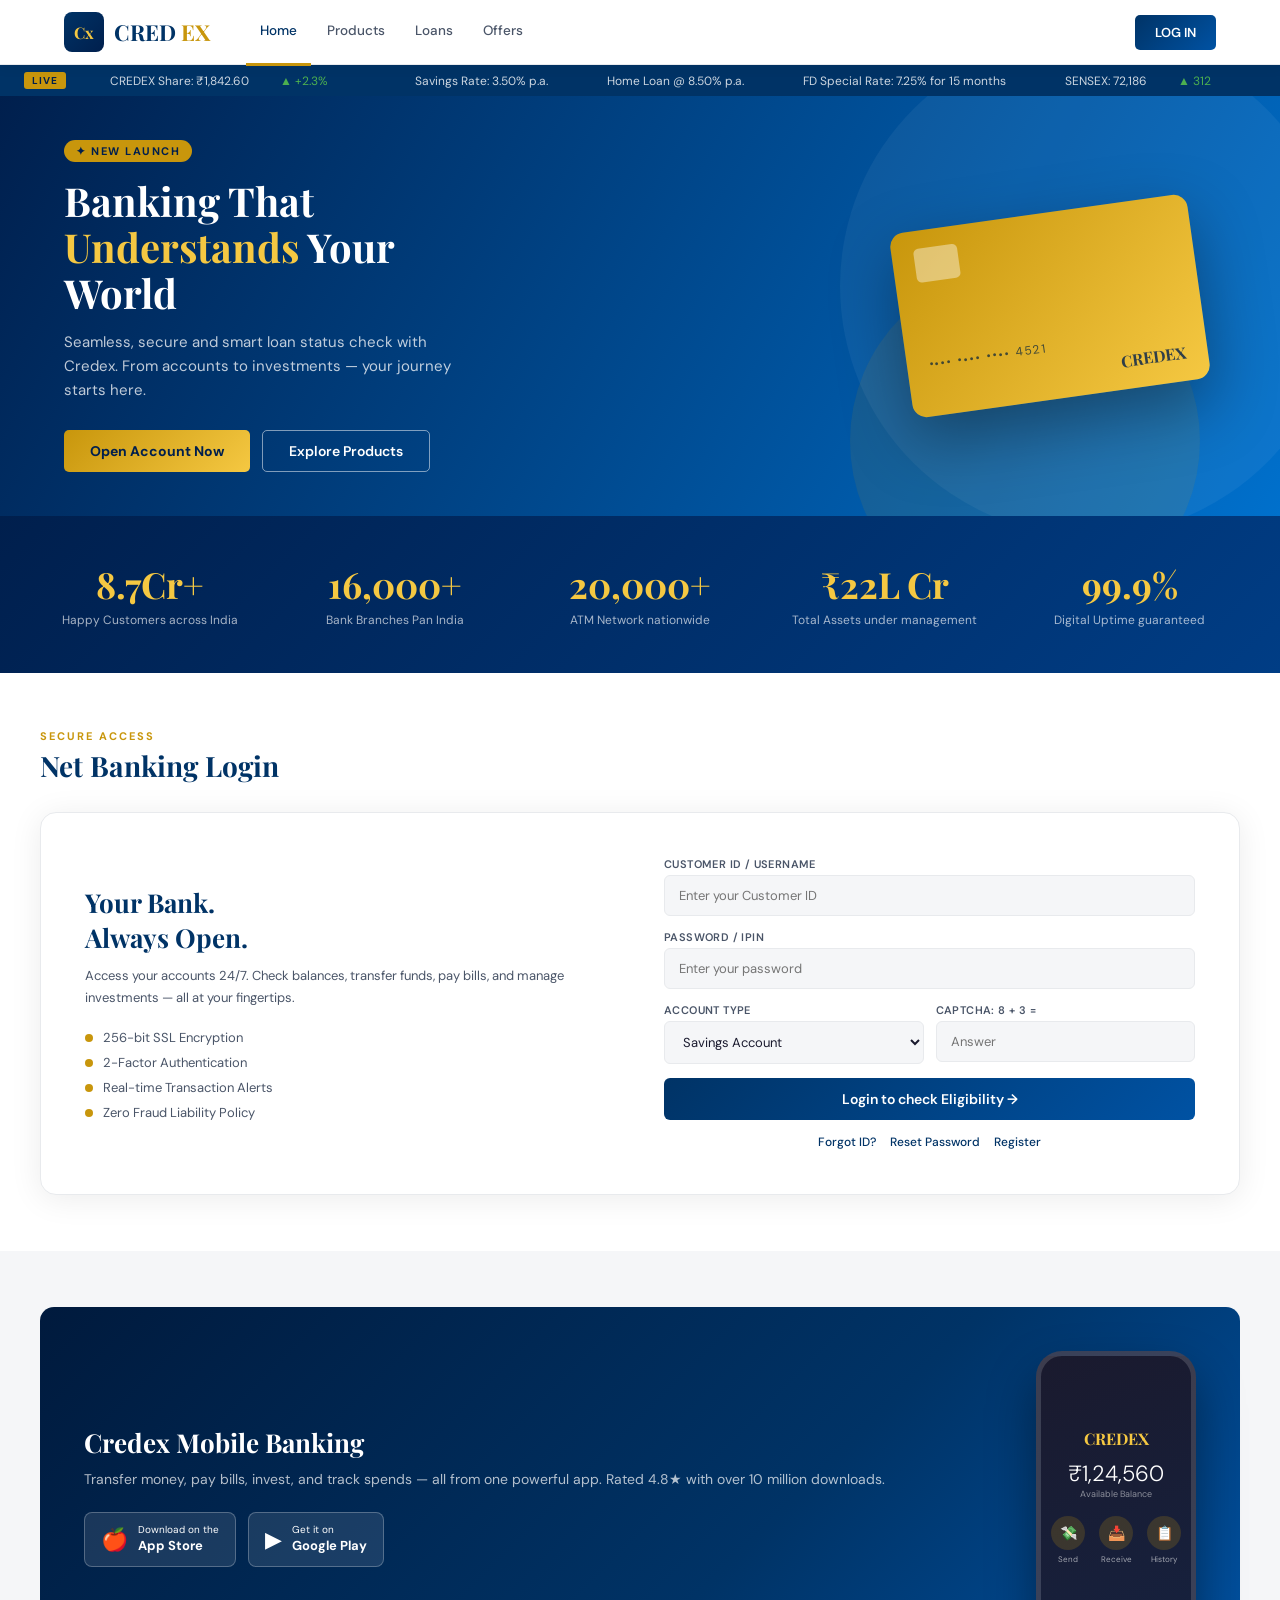
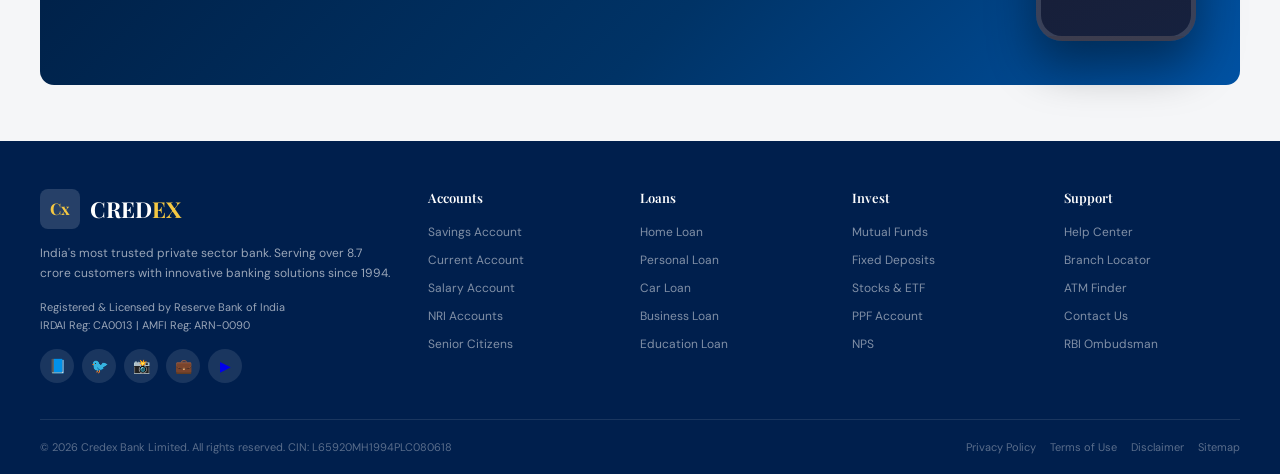
<file: index.html>
<!DOCTYPE html>
<html lang="en">

<head>
  <meta charset="UTF-8" />
  <meta name="viewport" content="width=device-width, initial-scale=1.0" />
  <title>Credex Bank</title>
  <link
    href="https://fonts.googleapis.com/css2?family=Playfair+Display:wght@600;700&family=DM+Sans:wght@300;400;500;600&display=swap"
    rel="stylesheet" />
</head>
<style>
      :root {
        --navy: #003366;
        --navy-dark: #001f4d;
        --gold: #c8960c;
        --gold-light: #f5c842;
        --red: #cc0000;
        --white: #fff;
        --gray-light: #f5f6f8;
        --gray: #e8eaed;
        --text: #1a1a2e;
        --muted: #4a5568;
    }

    *,
    *::before,
    *::after {
        box-sizing: border-box;
        margin: 0;
        padding: 0;
    }

    body {
        font-family: 'DM Sans', sans-serif;
        color: var(--text);
        background: var(--white);
        overflow-x: hidden;
    }

    /* PAGE SYSTEM */
    .page {
        display: none;
    }

    .page.active {
        display: block;
    }

    /* ── NAVBAR ── */
    nav {
        background: var(--white);
        border-bottom: 1px solid var(--gray);
        position: sticky;
        top: 0;
        z-index: 100;
        box-shadow: 0 2px 12px rgba(0, 0, 0, .08);
    }

    .nav-inner {
        max-width: 1200px;
        margin: auto;
        padding: 0 24px;
        display: flex;
        align-items: center;
        height: 64px;
        gap: 0;
    }

    .logo {
        display: flex;
        align-items: center;
        gap: 10px;
        text-decoration: none;
        margin-right: 36px;
        flex-shrink: 0;
        cursor: pointer;
    }

    .logo-icon {
        width: 40px;
        height: 40px;
        background: linear-gradient(135deg, var(--navy), var(--navy-dark));
        border-radius: 8px;
        display: flex;
        align-items: center;
        justify-content: center;
        font-family: 'Playfair Display', serif;
        color: var(--gold-light);
        font-weight: 700;
        font-size: 16px;
    }

    .logo-text {
        font-family: 'Playfair Display', serif;
        font-size: 22px;
        font-weight: 700;
        color: var(--navy);
    }

    .logo-text span {
        color: var(--gold);
    }

    .nav-links {
        display: flex;
        list-style: none;
        gap: 2px;
        flex: 1;
    }

    .nav-links li a {
        display: block;
        padding: 0 14px;
        line-height: 64px;
        font-size: 13.5px;
        font-weight: 500;
        color: var(--muted);
        text-decoration: none;
        border-bottom: 3px solid transparent;
        transition: all .2s;
        cursor: pointer;
        white-space: nowrap;
    }

    .nav-links li a:hover,
    .nav-links li a.active {
        color: var(--navy);
        border-bottom-color: var(--gold);
    }

    .nav-btn {
        margin-left: auto;
        padding: 9px 20px;
        background: linear-gradient(135deg, var(--navy), #0052a3);
        color: white;
        border: none;
        border-radius: 5px;
        font-size: 13px;
        font-weight: 600;
        cursor: pointer;
        font-family: 'DM Sans', sans-serif;
        transition: all .2s;
    }

    .nav-btn:hover {
        transform: translateY(-1px);
        box-shadow: 0 4px 12px rgba(0, 51, 102, .3);
    }

    /* ── TICKER ── */
    .ticker-bar {
        background: var(--navy);
        color: rgba(255, 255, 255, .8);
        font-size: 12px;
        padding: 7px 0;
        overflow: hidden;
    }

    .ticker-inner {
        display: flex;
        align-items: center;
        padding: 0 24px;
        gap: 0;
    }

    .ticker-label {
        background: var(--gold);
        color: var(--navy-dark);
        font-weight: 700;
        font-size: 10px;
        letter-spacing: 1px;
        text-transform: uppercase;
        padding: 2px 8px;
        border-radius: 3px;
        margin-right: 16px;
        flex-shrink: 0;
    }

    .ticker-scroll {
        overflow: hidden;
        flex: 1;
    }

    .ticker-content {
        display: inline-block;
        white-space: nowrap;
        animation: ticker 28s linear infinite;
    }

    .ticker-content span {
        margin: 0 28px;
    }

    .up {
        color: #4caf50;
    }

    .down {
        color: #f44336;
    }

    @keyframes ticker {
        from {
            transform: translateX(100%);
        }

        to {
            transform: translateX(-100%);
        }
    }

    /* ── HERO ── */
    .hero {
        position: relative;
        overflow: hidden;
        height: 420px;
        background: linear-gradient(120deg, var(--navy-dark) 0%, #005099 60%, #0070cc 100%);
    }

    .hero-shapes::before {
        content: '';
        position: absolute;
        right: -60px;
        top: -60px;
        width: 500px;
        height: 500px;
        border-radius: 50%;
        background: rgba(255, 255, 255, .05);
    }

    .hero-shapes::after {
        content: '';
        position: absolute;
        right: 80px;
        bottom: -100px;
        width: 350px;
        height: 350px;
        border-radius: 50%;
        background: rgba(200, 150, 12, .1);
    }

    .hero-card {
        position: absolute;
        right: 80px;
        top: 50%;
        transform: translateY(-50%) rotate(-8deg);
        width: 300px;
        height: 186px;
        background: linear-gradient(135deg, #c8960c, #f5c842);
        border-radius: 14px;
        box-shadow: 0 24px 64px rgba(0, 0, 0, .35);
        animation: float 4s ease-in-out infinite;
    }

    .hero-card::before {
        content: '';
        position: absolute;
        top: 18px;
        left: 22px;
        width: 44px;
        height: 34px;
        background: rgba(255, 255, 255, .4);
        border-radius: 5px;
    }

    .hero-card .cn {
        position: absolute;
        bottom: 44px;
        left: 22px;
        font-size: 12px;
        color: rgba(0, 30, 60, .7);
        letter-spacing: 2px;
    }

    .hero-card .cl {
        position: absolute;
        bottom: 18px;
        right: 22px;
        font-family: 'Playfair Display', serif;
        font-size: 16px;
        font-weight: 700;
        color: var(--navy-dark);
        opacity: .8;
    }

    @keyframes float {

        0%,
        100% {
            transform: translateY(-50%) rotate(-8deg)
        }

        50% {
            transform: translateY(calc(-50% - 10px)) rotate(-6deg)
        }
    }

    .hero-content {
        position: relative;
        z-index: 2;
        padding: 0 64px;
        height: 100%;
        display: flex;
        flex-direction: column;
        justify-content: center;
        max-width: 520px;
    }

    .hero-tag {
        display: inline-block;
        background: var(--gold);
        color: var(--navy-dark);
        font-size: 11px;
        font-weight: 700;
        letter-spacing: 1.5px;
        text-transform: uppercase;
        padding: 4px 12px;
        border-radius: 20px;
        margin-bottom: 16px;
        width: fit-content;
    }

    .hero h1 {
        font-family: 'Playfair Display', serif;
        font-size: 40px;
        color: white;
        line-height: 1.15;
        margin-bottom: 14px;
    }

    .hero h1 em {
        color: var(--gold-light);
        font-style: normal;
    }

    .hero p {
        font-size: 15px;
        color: rgba(255, 255, 255, .75);
        margin-bottom: 28px;
        line-height: 1.6;
    }

    .hero-btns {
        display: flex;
        gap: 12px;
    }

    .btn-gold {
        padding: 11px 26px;
        background: linear-gradient(135deg, var(--gold), var(--gold-light));
        color: var(--navy-dark);
        border: none;
        border-radius: 5px;
        font-size: 14px;
        font-weight: 700;
        cursor: pointer;
        transition: all .2s;
        font-family: 'DM Sans', sans-serif;
    }

    .btn-gold:hover {
        transform: translateY(-2px);
        box-shadow: 0 6px 20px rgba(200, 150, 12, .4);
    }

    .btn-outline-w {
        padding: 11px 26px;
        background: transparent;
        color: white;
        border: 1.5px solid rgba(255, 255, 255, .5);
        border-radius: 5px;
        font-size: 14px;
        font-weight: 600;
        cursor: pointer;
        transition: all .2s;
        font-family: 'DM Sans', sans-serif;
    }

    .btn-outline-w:hover {
        background: rgba(255, 255, 255, .1);
        border-color: white;
    }

    /* ── QUICK LINKS ── */
    .quick-links {
        background: white;
        box-shadow: 0 4px 20px rgba(0, 0, 0, .08);
        border-bottom: 1px solid var(--gray);
    }

    .ql-inner {
        max-width: 1200px;
        margin: auto;
        padding: 0 24px;
        display: flex;
        overflow-x: auto;
        gap: 0;
    }

    .ql-inner::-webkit-scrollbar {
        display: none;
    }

    .ql-item {
        display: flex;
        flex-direction: column;
        align-items: center;
        gap: 8px;
        padding: 18px 24px;
        cursor: pointer;
        border-bottom: 3px solid transparent;
        transition: all .2s;
        min-width: 90px;
        text-decoration: none;
        color: var(--muted);
    }

    .ql-item:hover {
        border-bottom-color: var(--gold);
        color: var(--navy);
    }

    .ql-icon {
        width: 42px;
        height: 42px;
        background: var(--gray-light);
        border-radius: 50%;
        display: flex;
        align-items: center;
        justify-content: center;
        font-size: 18px;
        transition: background .2s;
    }

    .ql-item:hover .ql-icon {
        background: #e6edf5;
    }

    .ql-label {
        font-size: 11px;
        font-weight: 500;
        white-space: nowrap;
    }

    /* ── SECTION ── */
    section {
        padding: 56px 24px;
    }

    .container {
        max-width: 1200px;
        margin: auto;
    }

    .bg-light {
        background: var(--gray-light);
    }

    .sec-header {
        display: flex;
        justify-content: space-between;
        align-items: flex-end;
        margin-bottom: 32px;
    }

    .sec-label {
        font-size: 11px;
        font-weight: 700;
        letter-spacing: 2px;
        text-transform: uppercase;
        color: var(--gold);
        margin-bottom: 4px;
    }

    .sec-title {
        font-family: 'Playfair Display', serif;
        font-size: 28px;
        font-weight: 700;
        color: var(--navy);
    }

    .see-all {
        font-size: 13px;
        color: var(--navy);
        font-weight: 600;
        text-decoration: none;
    }

    .see-all:hover {
        text-decoration: underline;
    }

    /* ── PRODUCTS ── */
    .products-grid {
        display: grid;
        grid-template-columns: repeat(auto-fill, minmax(200px, 1fr));
        gap: 18px;
    }

    .product-card {
        background: white;
        border-radius: 12px;
        padding: 24px 20px;
        box-shadow: 0 2px 16px rgba(0, 0, 0, .06);
        border: 1px solid var(--gray);
        transition: all .25s;
        cursor: pointer;
        text-decoration: none;
        color: inherit;
        display: block;
    }

    .product-card:hover {
        transform: translateY(-4px);
        box-shadow: 0 12px 32px rgba(0, 51, 102, .12);
    }

    .p-icon {
        width: 48px;
        height: 48px;
        border-radius: 10px;
        display: flex;
        align-items: center;
        justify-content: center;
        font-size: 22px;
        margin-bottom: 14px;
    }

    .product-card h3 {
        font-size: 14px;
        font-weight: 600;
        color: var(--navy);
        margin-bottom: 6px;
    }

    .product-card p {
        font-size: 12px;
        color: var(--muted);
        line-height: 1.5;
    }

    .p-link {
        display: inline-block;
        margin-top: 12px;
        font-size: 12px;
        font-weight: 600;
        color: var(--navy);
    }

    /* ── STATS ── */
    .stats-strip {
        background: linear-gradient(135deg, var(--navy-dark), #003d85);
        padding: 44px 24px;
    }

    .stats-grid {
        max-width: 1200px;
        margin: auto;
        display: grid;
        grid-template-columns: repeat(5, 1fr);
        gap: 24px;
        text-align: center;
    }

    .stat-num {
        font-family: 'Playfair Display', serif;
        font-size: 36px;
        font-weight: 700;
        color: var(--gold-light);
    }

    .stat-label {
        font-size: 12px;
        color: rgba(255, 255, 255, .65);
        margin-top: 4px;
        line-height: 1.4;
    }

    /* ── NET BANKING FORM ── */
    .netbanking-grid {
        display: grid;
        grid-template-columns: 1fr 1fr;
        gap: 48px;
        align-items: center;
        background: white;
        border-radius: 16px;
        padding: 44px;
        box-shadow: 0 4px 32px rgba(0, 0, 0, .08);
        border: 1px solid var(--gray);
    }

    .cta-title {
        font-family: 'Playfair Display', serif;
        font-size: 26px;
        font-weight: 700;
        color: var(--navy);
        margin-bottom: 10px;
    }

    .cta-desc {
        font-size: 13px;
        color: var(--muted);
        line-height: 1.7;
        margin-bottom: 20px;
    }

    .cta-features {
        display: flex;
        flex-direction: column;
        gap: 8px;
    }

    .cta-feat {
        display: flex;
        align-items: center;
        gap: 10px;
        font-size: 13px;
        color: var(--muted);
    }

    .feat-dot {
        width: 8px;
        height: 8px;
        background: var(--gold);
        border-radius: 50%;
        flex-shrink: 0;
    }

    .login-form {
        display: flex;
        flex-direction: column;
        gap: 14px;
    }

    .form-group {
        display: flex;
        flex-direction: column;
        gap: 4px;
    }

    .form-group label {
        font-size: 11px;
        font-weight: 600;
        color: var(--muted);
        text-transform: uppercase;
        letter-spacing: .4px;
    }

    .form-group input,
    .form-group select {
        padding: 11px 14px;
        border: 1.5px solid var(--gray);
        border-radius: 6px;
        font-size: 13px;
        font-family: 'DM Sans', sans-serif;
        color: var(--text);
        background: var(--gray-light);
        transition: border-color .2s;
        outline: none;
    }

    .form-group input:focus,
    .form-group select:focus {
        border-color: var(--navy);
        background: white;
    }

    .form-row {
        display: grid;
        grid-template-columns: 1fr 1fr;
        gap: 12px;
    }

    .btn-login {
        padding: 12px;
        background: linear-gradient(135deg, var(--navy), #0052a3);
        color: white;
        border: none;
        border-radius: 6px;
        font-size: 14px;
        font-weight: 600;
        cursor: pointer;
        font-family: 'DM Sans', sans-serif;
        transition: all .2s;
    }

    .btn-login:hover {
        box-shadow: 0 4px 16px rgba(0, 51, 102, .3);
        transform: translateY(-1px);
    }

    .forgot-links {
        display: flex;
        gap: 14px;
        justify-content: center;
    }

    .forgot-links a {
        font-size: 12px;
        color: var(--navy);
        text-decoration: none;
        font-weight: 500;
    }

    .forgot-links a:hover {
        text-decoration: underline;
    }

    /* ── OFFERS ── */
    .offers-grid {
        display: grid;
        grid-template-columns: repeat(3, 1fr);
        gap: 20px;
    }

    .offer-card {
        border-radius: 12px;
        overflow: hidden;
        box-shadow: 0 2px 16px rgba(0, 0, 0, .08);
        transition: transform .2s;
        cursor: pointer;
    }

    .offer-card:hover {
        transform: translateY(-4px);
    }

    .offer-banner {
        height: 130px;
        display: flex;
        align-items: center;
        justify-content: center;
        font-size: 44px;
        position: relative;
    }

    .offer-badge {
        position: absolute;
        top: 10px;
        right: 10px;
        background: var(--red);
        color: white;
        font-size: 10px;
        font-weight: 700;
        letter-spacing: 1px;
        padding: 2px 7px;
        border-radius: 3px;
    }

    .offer-body {
        background: white;
        padding: 14px 18px;
    }

    .offer-body h4 {
        font-size: 13px;
        font-weight: 600;
        color: var(--navy);
        margin-bottom: 4px;
    }

    .offer-body p {
        font-size: 12px;
        color: var(--muted);
        line-height: 1.5;
    }

    /* ── APP BANNER ── */
    .app-banner {
        background: linear-gradient(135deg, #001a3d 0%, var(--navy) 60%, #0052a3 100%);
        border-radius: 14px;
        padding: 44px;
        display: grid;
        grid-template-columns: 1fr auto;
        gap: 32px;
        align-items: center;
    }

    .app-title {
        font-family: 'Playfair Display', serif;
        font-size: 26px;
        color: white;
        font-weight: 700;
        margin-bottom: 8px;
    }

    .app-sub {
        color: rgba(255, 255, 255, .7);
        font-size: 14px;
        line-height: 1.6;
        margin-bottom: 22px;
    }

    .store-btns {
        display: flex;
        gap: 12px;
    }

    .store-btn {
        display: flex;
        align-items: center;
        gap: 10px;
        background: rgba(255, 255, 255, .1);
        border: 1px solid rgba(255, 255, 255, .25);
        border-radius: 8px;
        padding: 10px 16px;
        cursor: pointer;
        transition: background .2s;
        color: white;
        text-decoration: none;
    }

    .store-btn:hover {
        background: rgba(255, 255, 255, .2);
    }

    .store-btn .si {
        font-size: 22px;
    }

    .store-btn .st {
        font-size: 10px;
        line-height: 1.4;
    }

    .store-btn .st strong {
        font-size: 13px;
        display: block;
    }

    .phone {
        width: 160px;
        height: 290px;
        background: linear-gradient(160deg, #1a1a2e, #16213e);
        border-radius: 26px;
        border: 5px solid rgba(255, 255, 255, .15);
        display: flex;
        flex-direction: column;
        align-items: center;
        justify-content: center;
        box-shadow: 0 24px 48px rgba(0, 0, 0, .4);
        flex-shrink: 0;
    }

    .phone-screen {
        text-align: center;
        color: white;
        padding: 14px;
    }

    .ps-logo {
        font-family: 'Playfair Display', serif;
        font-size: 16px;
        font-weight: 700;
        color: var(--gold-light);
        margin-bottom: 10px;
    }

    .ps-bal {
        font-size: 22px;
        font-weight: 300;
    }

    .ps-lbl {
        font-size: 9px;
        color: rgba(255, 255, 255, .5);
        margin-bottom: 16px;
    }

    .ps-acts {
        display: flex;
        gap: 14px;
        justify-content: center;
    }

    .ps-act {
        display: flex;
        flex-direction: column;
        align-items: center;
        gap: 4px;
    }

    .ps-act .ic {
        width: 34px;
        height: 34px;
        background: rgba(200, 150, 12, .2);
        border-radius: 50%;
        display: flex;
        align-items: center;
        justify-content: center;
        font-size: 14px;
    }

    .ps-act span {
        font-size: 8px;
        color: rgba(255, 255, 255, .6);
    }

    /* ── NEWS ── */
    .news-grid {
        display: grid;
        grid-template-columns: repeat(3, 1fr);
        gap: 22px;
    }

    .news-card {
        border-radius: 10px;
        overflow: hidden;
        box-shadow: 0 2px 12px rgba(0, 0, 0, .06);
        border: 1px solid var(--gray);
        transition: box-shadow .2s;
    }

    .news-card:hover {
        box-shadow: 0 8px 28px rgba(0, 0, 0, .1);
    }

    .news-img {
        height: 140px;
        display: flex;
        align-items: center;
        justify-content: center;
        font-size: 52px;
    }

    .news-body {
        padding: 18px;
    }

    .news-date {
        font-size: 11px;
        color: var(--muted);
        margin-bottom: 5px;
    }

    .news-body h4 {
        font-size: 13px;
        font-weight: 600;
        color: var(--navy);
        line-height: 1.5;
        margin-bottom: 6px;
    }

    .news-body p {
        font-size: 12px;
        color: var(--muted);
        line-height: 1.5;
    }

    /* ── FOOTER ── */
    footer {
        background: var(--navy-dark);
        color: rgba(255, 255, 255, .6);
        padding: 48px 24px 20px;
    }

    .footer-grid {
        max-width: 1200px;
        margin: auto;
        display: grid;
        grid-template-columns: 2fr 1fr 1fr 1fr 1fr;
        gap: 36px;
        padding-bottom: 36px;
        border-bottom: 1px solid rgba(255, 255, 255, .1);
        margin-bottom: 20px;
    }

    .footer-brand p {
        font-size: 12px;
        line-height: 1.7;
        margin: 14px 0;
    }

    .social-links {
        display: flex;
        gap: 8px;
        margin-top: 10px;
    }

    .social-link {
        width: 34px;
        height: 34px;
        background: rgba(255, 255, 255, .1);
        border-radius: 50%;
        display: flex;
        align-items: center;
        justify-content: center;
        font-size: 14px;
        cursor: pointer;
        transition: background .2s;
        text-decoration: none;
    }

    .social-link:hover {
        background: var(--gold);
    }

    .footer-col h5 {
        font-family: 'Playfair Display', serif;
        font-size: 13px;
        font-weight: 600;
        color: white;
        margin-bottom: 14px;
    }

    .footer-col ul {
        list-style: none;
    }

    .footer-col ul li {
        margin-bottom: 7px;
    }

    .footer-col ul li a {
        font-size: 12px;
        color: rgba(255, 255, 255, .5);
        text-decoration: none;
        transition: color .2s;
    }

    .footer-col ul li a:hover {
        color: var(--gold-light);
    }

    .footer-bottom {
        max-width: 1200px;
        margin: auto;
        display: flex;
        justify-content: space-between;
        align-items: center;
        flex-wrap: wrap;
        gap: 10px;
        font-size: 11px;
        color: rgba(255, 255, 255, .35);
    }

    .footer-links {
        display: flex;
        gap: 14px;
    }

    .footer-links a {
        color: rgba(255, 255, 255, .35);
        text-decoration: none;
    }

    .footer-links a:hover {
        color: var(--gold-light);
    }

    /* ── NETBANKING PAGE ── */
    .nb-page {
        min-height: calc(100vh - 64px);
        background: linear-gradient(135deg, var(--navy-dark), #003d85);
        display: flex;
        align-items: center;
        justify-content: center;
        padding: 40px 24px;
    }

    .nb-card {
        background: white;
        border-radius: 20px;
        overflow: hidden;
        box-shadow: 0 24px 64px rgba(0, 0, 0, .3);
        width: 100%;
        max-width: 420px;
        animation: fadeUp .4s ease;
    }

    @keyframes fadeUp {
        from {
            opacity: 0;
            transform: translateY(20px)
        }

        to {
            opacity: 1;
            transform: translateY(0)
        }
    }

    .nb-header {
        background: var(--navy);
        padding: 28px 32px;
    }

    .nb-chip {
        display: inline-block;
        background: var(--red);
        color: white;
        font-size: 10px;
        font-weight: 700;
        padding: 2px 10px;
        border-radius: 100px;
        letter-spacing: 1px;
        margin-bottom: 10px;
    }

    .nb-header h2 {
        font-family: 'Playfair Display', serif;
        font-size: 20px;
        color: white;
        margin-bottom: 3px;
    }

    .nb-header p {
        font-size: 12px;
        color: rgba(255, 255, 255, .55);
    }

    .nb-body {
        padding: 28px 32px;
    }

    .nb-tabs {
        display: flex;
        background: var(--gray-light);
        border-radius: 6px;
        padding: 3px;
        margin-bottom: 24px;
    }

    .nb-tab {
        flex: 1;
        text-align: center;
        padding: 8px;
        font-size: 12px;
        font-weight: 500;
        color: var(--muted);
        border-radius: 5px;
        cursor: pointer;
        transition: all .2s;
    }

    .nb-tab.active {
        background: white;
        color: var(--navy);
        font-weight: 600;
        box-shadow: 0 1px 4px rgba(0, 0, 0, .08);
    }

    .nb-field {
        margin-bottom: 16px;
    }

    .nb-field label {
        display: block;
        font-size: 11px;
        font-weight: 600;
        color: var(--muted);
        text-transform: uppercase;
        letter-spacing: .4px;
        margin-bottom: 6px;
    }

    .nb-field input,
    .nb-field select {
        width: 100%;
        padding: 12px 14px;
        border: 1.5px solid var(--gray);
        border-radius: 7px;
        font-size: 14px;
        font-family: 'DM Sans', sans-serif;
        color: var(--text);
        background: white;
        outline: none;
        transition: border-color .2s;
    }

    .nb-field input:focus {
        border-color: var(--navy);
        box-shadow: 0 0 0 3px rgba(0, 51, 102, .08);
    }

    .nb-field input::placeholder {
        color: #bbb;
    }

    .nb-btn {
        width: 100%;
        padding: 13px;
        background: var(--navy);
        color: white;
        border: none;
        border-radius: 7px;
        font-size: 14px;
        font-weight: 600;
        font-family: 'DM Sans', sans-serif;
        cursor: pointer;
        transition: all .2s;
        margin-bottom: 14px;
    }

    .nb-btn:hover {
        background: #002550;
    }

    .nb-footer {
        padding: 16px 32px;
        border-top: 1px solid var(--gray);
        background: #fafbfd;
        display: flex;
        justify-content: space-between;
    }

    .nb-footer a {
        font-size: 12px;
        color: var(--navy);
        font-weight: 500;
        text-decoration: none;
    }

    .nb-footer a:hover {
        text-decoration: underline;
    }

    .nb-security {
        display: flex;
        align-items: center;
        gap: 6px;
        font-size: 11px;
        color: var(--muted);
        margin-top: 12px;
    }

    /* ── LOANS PAGE ── */
    .loan-hero {
        background: linear-gradient(135deg, var(--navy-dark) 0%, #00439c 60%, #0060c0 100%);
        padding: 56px 24px;
        text-align: center;
        position: relative;
        overflow: hidden;
    }

    .loan-hero::before {
        content: '';
        position: absolute;
        left: -100px;
        top: -100px;
        width: 400px;
        height: 400px;
        border-radius: 50%;
        background: rgba(200, 150, 12, .1);
    }

    .loan-hero::after {
        content: '';
        position: absolute;
        right: -80px;
        bottom: -80px;
        width: 320px;
        height: 320px;
        border-radius: 50%;
        background: rgba(255, 255, 255, .04);
    }

    .loan-hero h1 {
        font-family: 'Playfair Display', serif;
        font-size: 38px;
        color: white;
        margin-bottom: 10px;
        position: relative;
    }

    .loan-hero h1 em {
        color: var(--gold-light);
        font-style: normal;
    }

    .loan-hero p {
        color: rgba(255, 255, 255, .7);
        font-size: 15px;
        max-width: 520px;
        margin: 0 auto 28px;
        position: relative;
    }

    .loan-hero-btns {
        display: flex;
        gap: 12px;
        justify-content: center;
        position: relative;
    }

    /* Loan Cards Grid */
    .loans-grid {
        display: grid;
        grid-template-columns: repeat(auto-fill, minmax(260px, 1fr));
        gap: 22px;
    }

    .loan-card {
        background: white;
        border-radius: 14px;
        overflow: hidden;
        box-shadow: 0 2px 20px rgba(0, 0, 0, .08);
        border: 1px solid var(--gray);
        transition: all .25s;
        cursor: pointer;
    }

    .loan-card:hover {
        transform: translateY(-5px);
        box-shadow: 0 16px 40px rgba(0, 51, 102, .14);
    }

    .loan-card-top {
        padding: 28px 24px 20px;
        display: flex;
        align-items: flex-start;
        gap: 16px;
    }

    .loan-emoji {
        font-size: 36px;
        flex-shrink: 0;
    }

    .loan-card h3 {
        font-size: 16px;
        font-weight: 700;
        color: var(--navy);
        margin-bottom: 4px;
    }

    .loan-rate {
        font-size: 13px;
        color: var(--gold);
        font-weight: 600;
    }

    .loan-card p {
        font-size: 13px;
        color: var(--muted);
        line-height: 1.55;
        padding: 0 24px;
    }

    .loan-card-footer {
        align-items: center;
        padding: 14px 24px;
        border-top: 1px solid var(--gray);
        margin-top: 16px;
        background: var(--gray-light);
    }

    .loan-meta {
        font-size: 11px;
        color: var(--muted);
    }

    .loan-meta strong {
        color: var(--navy);
        display: block;
        font-size: 13px;
    }

    .loan-apply-btn {
        background: var(--navy);
        color: white;
        border: none;
        padding: 7px 16px;
        border-radius: 5px;
        font-size: 12px;
        font-weight: 600;
        cursor: pointer;
        font-family: 'DM Sans', sans-serif;
        transition: all .2s;
    }

    .loan-apply-btn:hover {
        background: #0052a3;
    }

    /* EMI Calculator */
    .emi-calc-wrap {
        background: white;
        border-radius: 16px;
        padding: 40px;
        box-shadow: 0 4px 32px rgba(0, 0, 0, .09);
        border: 1px solid var(--gray);
        display: grid;
        grid-template-columns: 1fr 1fr;
        gap: 48px;
        align-items: center;
    }

    .calc-title {
        font-family: 'Playfair Display', serif;
        font-size: 26px;
        color: var(--navy);
        margin-bottom: 8px;
    }

    .calc-sub {
        font-size: 13px;
        color: var(--muted);
        margin-bottom: 28px;
        line-height: 1.6;
    }

    .calc-field {
        margin-bottom: 20px;
    }

    .calc-field label {
        display: block;
        font-size: 11px;
        font-weight: 600;
        color: var(--muted);
        text-transform: uppercase;
        letter-spacing: .4px;
        margin-bottom: 6px;
    }

    .calc-field input[type=range] {
        width: 100%;
        accent-color: var(--navy);
        height: 5px;
        border-radius: 3px;
        cursor: pointer;
    }

    .calc-field .val-display {
        display: flex;
        justify-content: space-between;
        align-items: center;
        font-size: 13px;
        color: var(--navy);
        font-weight: 600;
        margin-bottom: 6px;
    }

    .emi-result {
        background: linear-gradient(135deg, var(--navy-dark), #003d85);
        border-radius: 14px;
        padding: 36px;
        color: white;
        text-align: center;
    }

    .emi-label {
        font-size: 12px;
        color: rgba(255, 255, 255, .6);
        letter-spacing: 1px;
        text-transform: uppercase;
        margin-bottom: 8px;
    }

    .emi-amount {
        font-family: 'Playfair Display', serif;
        font-size: 44px;
        font-weight: 700;
        color: var(--gold-light);
        margin-bottom: 4px;
    }

    .emi-sub {
        font-size: 12px;
        color: rgba(255, 255, 255, .5);
        margin-bottom: 24px;
    }

    .emi-breakdown {
        display: grid;
        grid-template-columns: 1fr 1fr 1fr;
        gap: 12px;
        margin-bottom: 24px;
    }

    .emi-b-item {
        background: rgba(255, 255, 255, .08);
        border-radius: 8px;
        padding: 12px 8px;
    }

    .emi-b-item .ebi-val {
        font-size: 15px;
        font-weight: 700;
        color: var(--gold-light);
    }

    .emi-b-item .ebi-lbl {
        font-size: 10px;
        color: rgba(255, 255, 255, .5);
        margin-top: 3px;
    }

    .emi-apply-btn {
        width: 100%;
        padding: 13px;
        background: linear-gradient(135deg, var(--gold), var(--gold-light));
        color: var(--navy-dark);
        border: none;
        border-radius: 8px;
        font-size: 14px;
        font-weight: 700;
        cursor: pointer;
        font-family: 'DM Sans', sans-serif;
        transition: all .2s;
    }

    .emi-apply-btn:hover {
        transform: translateY(-1px);
        box-shadow: 0 6px 20px rgba(200, 150, 12, .35);
    }

    /* Loan Apply Modal */
    .modal-overlay {
        display: none;
        position: fixed;
        inset: 0;
        background: rgba(0, 0, 0, .55);
        z-index: 500;
        align-items: center;
        justify-content: center;
        padding: 20px;
    }

    .modal-overlay.open {
        display: flex;
    }

    .modal {
        background: white;
        border-radius: 16px;
        width: 100%;
        max-width: 520px;
        box-shadow: 0 24px 64px rgba(0, 0, 0, .3);
        overflow: hidden;
        animation: fadeUp .3s ease;
    }

    .modal-head {
        background: var(--navy);
        padding: 24px 28px;
        display: flex;
        justify-content: space-between;
        align-items: center;
    }

    .modal-head h3 {
        font-family: 'Playfair Display', serif;
        font-size: 20px;
        color: white;
    }

    .modal-close {
        background: none;
        border: none;
        color: rgba(255, 255, 255, .7);
        font-size: 22px;
        cursor: pointer;
        line-height: 1;
    }

    .modal-close:hover {
        color: white;
    }

    .modal-body {
        padding: 28px;
    }

    .modal-grid {
        display: grid;
        grid-template-columns: 1fr 1fr;
        gap: 14px;
    }

    .mfield {
        display: flex;
        flex-direction: column;
        gap: 4px;
    }

    .mfield label {
        font-size: 11px;
        font-weight: 600;
        color: var(--muted);
        text-transform: uppercase;
        letter-spacing: .4px;
    }

    .mfield input,
    .mfield select {
        padding: 11px 13px;
        border: 1.5px solid var(--gray);
        border-radius: 7px;
        font-size: 13px;
        font-family: 'DM Sans', sans-serif;
        color: var(--text);
        background: white;
        outline: none;
        transition: border-color .2s;
    }

    .mfield input:focus,
    .mfield select:focus {
        border-color: var(--navy);
    }

    .mfield.full {
        grid-column: 1/-1;
    }

    .modal-submit {
        width: 100%;
        padding: 13px;
        margin-top: 18px;
        background: linear-gradient(135deg, var(--navy), #0052a3);
        color: white;
        border: none;
        border-radius: 8px;
        font-size: 14px;
        font-weight: 600;
        cursor: pointer;
        font-family: 'DM Sans', sans-serif;
        transition: all .2s;
    }

    .modal-submit:hover {
        box-shadow: 0 4px 16px rgba(0, 51, 102, .3);
    }

    /* Why Choose */
    .why-grid {
        display: grid;
        grid-template-columns: repeat(4, 1fr);
        gap: 20px;
    }

    .why-card {
        background: white;
        border-radius: 12px;
        padding: 24px 20px;
        text-align: center;
        border: 1px solid var(--gray);
        transition: transform .2s, box-shadow .2s;
    }

    .why-card:hover {
        transform: translateY(-3px);
        box-shadow: 0 8px 24px rgba(0, 51, 102, .1);
    }

    .why-icon {
        font-size: 32px;
        margin-bottom: 12px;
    }

    .why-card h4 {
        font-size: 14px;
        font-weight: 600;
        color: var(--navy);
        margin-bottom: 6px;
    }

    .why-card p {
        font-size: 12px;
        color: var(--muted);
        line-height: 1.5;
    }

    /* Responsive */
    @media(max-width:900px) {
        .emi-calc-wrap {
            grid-template-columns: 1fr;
        }

        .why-grid {
            grid-template-columns: 1fr 1fr;
        }

        .modal-grid {
            grid-template-columns: 1fr;
        }

        .hero-card {
            display: none
        }

        .offers-grid,
        .news-grid {
            grid-template-columns: 1fr 1fr
        }

        .footer-grid {
            grid-template-columns: 1fr 1fr
        }

        .netbanking-grid {
            grid-template-columns: 1fr
        }

        .app-banner {
            grid-template-columns: 1fr
        }

        .phone {
            display: none
        }

        .stats-grid {
            grid-template-columns: repeat(3, 1fr)
        }
    }

    @media(max-width:600px) {
        .nav-links {
            display: none
        }

        .hero-content {
            padding-left: 24px
        }

        .offers-grid,
        .news-grid {
            grid-template-columns: 1fr
        }

        .footer-grid {
            grid-template-columns: 1fr
        }

        .stats-grid {
            grid-template-columns: 1fr 1fr
        }
    }

   
</style>
<body>

  <!-- NAVBAR -->
  <nav>
    <div class="nav-inner">
      <a class="logo" onclick="showPage('home')">
        <div class="logo-icon">Cx</div>
        <span class="logo-text">CRED
          <span>EX</span>
        </span>
      </a>
      <ul class="nav-links">
        <li><a onclick="showPage('home')" class="active" id="nav-home">Home</a></li>
        <li><a onclick="showPage('products')" id="nav-products">Products</a></li>
        <li><a onclick="showPage('loans')" id="nav-loans">Loans</a></li>
        <li><a onclick="showPage('offers')" id="nav-offers">Offers</a></li>
        <!-- <li><a onclick="showPage('news')" id="nav-news">News</a></li> -->
      </ul>
      <button class="nav-btn" onclick="showPage('netbanking')">LOG IN</button>
    </div>
  </nav>

  <!-- ══ HOME PAGE ══ -->
  <div class="page active" id="page-home">
    <div class="ticker-bar">
      <div class="ticker-inner">
        <span class="ticker-label">LIVE</span>
        <div class="ticker-scroll">
          <div class="ticker-content">
            <span>CREDEX Share: ₹1,842.60 <span class="up">▲ +2.3%</span></span>
            <span>Savings Rate: 3.50% p.a.</span>
            <span>Home Loan @ 8.50% p.a.</span>
            <span>FD Special Rate: 7.25% for 15 months</span>
            <span>SENSEX: 72,186 <span class="up">▲ 312</span></span>
            <span>NIFTY: 21,853 <span class="up">▲ 95</span></span>
            <span>USD/INR: 83.12 <span class="down">▼ 0.08</span></span>
            <span>Gold: ₹72,500/10g <span class="up">▲ 120</span></span>
            <span>CREDEX Share: ₹1,842.60 <span class="up">▲ +2.3%</span></span>
            <span>Savings Rate: 3.50% p.a.</span>
            <span>Home Loan @ 8.50% p.a.</span>
            <span>FD Special Rate: 7.25% for 15 months</span>
            <span>SENSEX: 72,186 <span class="up">▲ 312</span></span>
            <span>NIFTY: 21,853 <span class="up">▲ 95</span></span>
            <span>USD/INR: 83.12 <span class="down">▼ 0.08</span></span>
            <span>Gold: ₹72,500/10g <span class="up">▲ 120</span></span>
          </div>
        </div>
      </div>
    </div>

    <div class="hero">
      <div class="hero-shapes"></div>
      <div class="hero-card">
        <div class="cn">•••• •••• •••• 4521</div>
        <div class="cl">CREDEX</div>
      </div>
      <div class="hero-content">
        <span class="hero-tag">✦ New Launch</span>
        <h1>Banking That <em>Understands</em> Your World</h1>
        <p>Seamless, secure and smart loan status check with Credex. From accounts to investments — your journey starts here.</p>
        <div class="hero-btns">
          <button class="btn-gold" onclick="openAccountModal()">Open Account Now</button>
          <button class="btn-outline-w" onclick="showPage('products')">Explore Products</button>
        </div>
      </div>
    </div>

    <!-- <div class="quick-links">
      <div class="ql-inner">
        <a class="ql-item" href="#" onclick="event.preventDefault();openAccountModal()">
          <div class="ql-icon">🏦</div><span class="ql-label">Open Account</span>
        </a>
        <a class="ql-item" href="#">
          <div class="ql-icon">💳</div><span class="ql-label">Apply Card</span>
        </a>
        <a class="ql-item" href="#">
          <div class="ql-icon">🏠</div><span class="ql-label">Home Loan</span>
        </a>
        <a class="ql-item" href="#">
          <div class="ql-icon">📈</div><span class="ql-label">Invest Now</span>
        </a>
        <a class="ql-item" href="#">
          <div class="ql-icon">🔄</div><span class="ql-label">Fund Transfer</span>
        </a>
        <a class="ql-item" href="#">
          <div class="ql-icon">🧾</div><span class="ql-label">Pay Bills</span>
        </a>
        <a class="ql-item" href="#">
          <div class="ql-icon">🛡️</div><span class="ql-label">Insurance</span>
        </a>
        <a class="ql-item" href="#">
          <div class="ql-icon">📍</div><span class="ql-label">ATM Locator</span>
        </a>
        <a class="ql-item" href="#">
          <div class="ql-icon">💹</div><span class="ql-label">Forex</span>
        </a>
        <a class="ql-item" href="#">
          <div class="ql-icon">🎓</div><span class="ql-label">Edu Loan</span>
        </a>
      </div>
    </div> -->

    <div class="stats-strip">
      <div class="stats-grid">
        <div>
          <div class="stat-num">8.7Cr+</div>
          <div class="stat-label">Happy Customers across India</div>
        </div>
        <div>
          <div class="stat-num">16,000+</div>
          <div class="stat-label">Bank Branches Pan India</div>
        </div>
        <div>
          <div class="stat-num">20,000+</div>
          <div class="stat-label">ATM Network nationwide</div>
        </div>
        <div>
          <div class="stat-num">₹22L Cr</div>
          <div class="stat-label">Total Assets under management</div>
        </div>
        <div>
          <div class="stat-num">99.9%</div>
          <div class="stat-label">Digital Uptime guaranteed</div>
        </div>
      </div>
    </div>

    <section>
      <div class="container">
        <div class="sec-header" style="margin-bottom:28px">
          <div>
            <div class="sec-label">Secure Access</div>
            <div class="sec-title">Net Banking Login</div>
          </div>
        </div>
        <div class="netbanking-grid">
          <div>
            <div class="cta-title">Your Bank.<br>Always Open.</div>
            <p class="cta-desc">Access your accounts 24/7. Check balances, transfer funds, pay bills, and manage
              investments — all at your fingertips.</p>
            <div class="cta-features">
              <div class="cta-feat">
                <div class="feat-dot"></div>256-bit SSL Encryption
              </div>
              <div class="cta-feat">
                <div class="feat-dot"></div>2-Factor Authentication
              </div>
              <div class="cta-feat">
                <div class="feat-dot"></div>Real-time Transaction Alerts
              </div>
              <div class="cta-feat">
                <div class="feat-dot"></div>Zero Fraud Liability Policy
              </div>
            </div>
          </div>
          <div class="login-form">
            <div class="form-group"><label>Customer ID / Username</label><input type="text"
                placeholder="Enter your Customer ID"></div>
            <div class="form-group"><label>Password / IPIN</label><input type="password"
                placeholder="Enter your password"></div>
            <div class="form-row">
              <div class="form-group"><label>Account Type</label><select>
                  <option>Savings Account</option>
                  <option>Current Account</option>
                  <option>Loan Account</option>
                </select></div>
              <div class="form-group"><label>Captcha: 8 + 3 =</label><input type="text" placeholder="Answer"></div>
            </div>
            <button class="btn-login" onclick="showPage('netbanking')">Login to check Eligibility →</button>
            <div class="forgot-links"><a href="#">Forgot ID?</a><a href="#">Reset Password</a><a href="#">Register</a>
            </div>
          </div>
        </div>
      </div>
    </section>

    <section class="bg-light">
      <div class="container">
        <div class="app-banner">
          <div>
            <div class="app-title">Credex Mobile Banking</div>
            <p class="app-sub">Transfer money, pay bills, invest, and track spends — all from one powerful app. Rated
              4.8★ with over 10 million downloads.</p>
            <div class="store-btns">
              <a href="#" class="store-btn"><span class="si">🍎</span><span class="st">Download on the<strong>App
                    Store</strong></span></a>
              <a href="#" class="store-btn"><span class="si">▶</span><span class="st">Get it on<strong>Google
                    Play</strong></span></a>
            </div>
          </div>
          <div class="phone">
            <div class="phone-screen">
              <div class="ps-logo">CREDEX</div>
              <div class="ps-bal">₹1,24,560</div>
              <div class="ps-lbl">Available Balance</div>
              <div class="ps-acts">
                <div class="ps-act">
                  <div class="ic">💸</div><span>Send</span>
                </div>
                <div class="ps-act">
                  <div class="ic">📥</div><span>Receive</span>
                </div>
                <div class="ps-act">
                  <div class="ic">📋</div><span>History</span>
                </div>
              </div>
            </div>
          </div>
        </div>
      </div>
    </section>
  </div>

  <!-- ══ PRODUCTS PAGE ══ -->
  <div class="page" id="page-products">
    <section style="padding-top:48px">
      <div class="container">
        <div class="sec-header">
          <div>
            <div class="sec-label">What We Offer</div>
            <div class="sec-title">Our Popular Products</div>
          </div>
          <a href="#" class="see-all">View All →</a>
        </div>
        <div class="products-grid">
          <a href="#" class="product-card" onclick="event.preventDefault();openAccountModal()">
            <div class="p-icon" style="background:#e8f0fe">💰</div>
            <h3>Savings Account</h3>
            <p>Earn up to 3.5% interest with zero maintenance fees and instant online access.</p><span
              class="p-link">Apply Now →</span>
          </a>
          <a href="#" class="product-card">
            <div class="p-icon" style="background:#fce8e8">💳</div>
            <h3>Credit Cards</h3>
            <p>5% cashback on all spends. Premium rewards, lounge access & more perks.</p><span class="p-link">Apply Now
              →</span>
          </a>
          <a href="#" class="product-card">
            <div class="p-icon" style="background:#e8f5e9">🏠</div>
            <h3>Home Loan</h3>
            <p>Get your dream home with rates starting at 8.50% p.a. & instant approval.</p><span class="p-link">Check
              Eligibility →</span>
          </a>
          <a href="#" class="product-card">
            <div class="p-icon" style="background:#fff8e1">📊</div>
            <h3>Fixed Deposits</h3>
            <p>Earn 7.25% p.a. on special 15-month FDs. Safe, secure, and assured returns.</p><span class="p-link">Book
              Now →</span>
          </a>
          <a href="#" class="product-card">
            <div class="p-icon" style="background:#f3e5f5">📱</div>
            <h3>PayZap UPI</h3>
            <p>Instant money transfer, bill payments, and QR payments — all in one app.</p><span class="p-link">Download
              App →</span>
          </a>
          <a href="#" class="product-card">
            <div class="p-icon" style="background:#e0f7fa">🌏</div>
            <h3>Forex Card</h3>
            <p>Travel abroad with multi-currency forex cards. Load up to 22 currencies.</p><span class="p-link">Get Card
              →</span>
          </a>
          <a href="#" class="product-card">
            <div class="p-icon" style="background:#fbe9e7">🚗</div>
            <h3>Car Loan</h3>
            <p>Drive your dream car with loans starting at 8.99% p.a. & quick disbursal.</p><span class="p-link">Apply
              Now →</span>
          </a>
          <a href="#" class="product-card">
            <div class="p-icon" style="background:#e8f5e9">📈</div>
            <h3>Mutual Funds</h3>
            <p>Start SIP from ₹500/month. Diversified portfolios for all risk appetites.</p><span class="p-link">Start
              Investing →</span>
          </a>
        </div>
      </div>
    </section>
  </div>

  <!-- ══ OFFERS PAGE ══ -->
  <div class="page" id="page-offers">
    <section style="padding-top:48px">
      <div class="container">
        <div class="sec-header">
          <div>
            <div class="sec-label">Exclusive Deals</div>
            <div class="sec-title">Offers & Benefits</div>
          </div>
          <a href="#" class="see-all">All Offers →</a>
        </div>
        <div class="offers-grid">
          <div class="offer-card">
            <div class="offer-banner" style="background:linear-gradient(135deg,#1a237e,#283593)">🛒<span
                class="offer-badge">HOT</span></div>
            <div class="offer-body">
              <h4>10% Off on Amazon</h4>
              <p>Use Credex Platinum Credit Card & get 10% instant discount on Amazon. Max ₹1,500 off.</p>
            </div>
          </div>
          <div class="offer-card">
            <div class="offer-banner" style="background:linear-gradient(135deg,#b71c1c,#c62828)">✈️<span
                class="offer-badge">LIMITED</span></div>
            <div class="offer-body">
              <h4>Free Lounge Access</h4>
              <p>Enjoy 8 complimentary airport lounge visits per year with Credex Elite Card.</p>
            </div>
          </div>
          <div class="offer-card">
            <div class="offer-banner" style="background:linear-gradient(135deg,#1b5e20,#2e7d32)">🏠</div>
            <div class="offer-body">
              <h4>Home Loan at 8.50%</h4>
              <p>Special festive rate for salaried customers. Processing fee waived off. Limited time offer.</p>
            </div>
          </div>
          <div class="offer-card">
            <div class="offer-banner" style="background:linear-gradient(135deg,#4a148c,#6a1b9a)">🎬<span
                class="offer-badge">NEW</span></div>
            <div class="offer-body">
              <h4>Free OTT Subscription</h4>
              <p>Get 1 year free OTT membership on activation of Credex Lifestyle Card.</p>
            </div>
          </div>
          <div class="offer-card">
            <div class="offer-banner" style="background:linear-gradient(135deg,#e65100,#f57c00)">⛽</div>
            <div class="offer-body">
              <h4>Fuel Surcharge Waiver</h4>
              <p>1% fuel surcharge waiver on all petrol pump transactions above ₹400.</p>
            </div>
          </div>
          <div class="offer-card">
            <div class="offer-banner" style="background:linear-gradient(135deg,#006064,#00838f)">🍽️</div>
            <div class="offer-body">
              <h4>Dining Discounts</h4>
              <p>Up to 20% off at 2,500+ partner restaurants across India with Credex Dine Out.</p>
            </div>
          </div>
        </div>
      </div>
    </section>
  </div>

  <!-- ══ NEWS PAGE ══ -->
  <div class="page" id="page-news">
    <section class="bg-light" style="padding-top:48px">
      <div class="container">
        <div class="sec-header">
          <div>
            <div class="sec-label">Media Center</div>
            <div class="sec-title">News & Updates</div>
          </div>
          <a href="#" class="see-all">All News →</a>
        </div>
        <div class="news-grid">
          <div class="news-card">
            <div class="news-img" style="background:#e3f2fd">🏆</div>
            <div class="news-body">
              <div class="news-date">February 18, 2026</div>
              <h4>Credex Wins 'Best Digital Bank of the Year' at India Banking Awards 2026</h4>
              <p>Credex Bank received the prestigious award for outstanding digital transformation and customer service
                excellence.</p>
            </div>
          </div>
          <div class="news-card">
            <div class="news-img" style="background:#f3e5f5">📊</div>
            <div class="news-body">
              <div class="news-date">February 12, 2026</div>
              <h4>Credex Q3 Results: Net Profit Surges 22% to ₹16,372 Crore</h4>
              <p>Strong loan growth and improved asset quality drive record quarterly performance for the bank.</p>
            </div>
          </div>
          <div class="news-card">
            <div class="news-img" style="background:#e8f5e9">🌱</div>
            <div class="news-body">
              <div class="news-date">February 5, 2026</div>
              <h4>Credex Launches Green Home Loan at Subsidized Rates for Eco-Friendly Homes</h4>
              <p>New product targets customers building IGBC-certified green homes with special interest benefits.</p>
            </div>
          </div>
          <div class="news-card">
            <div class="news-img" style="background:#fff8e1">🤝</div>
            <div class="news-body">
              <div class="news-date">January 28, 2026</div>
              <h4>Credex Partners with NPCI for New UPI Feature Rollout</h4>
              <p>New features include credit line on UPI and enhanced spend analytics for customers.</p>
            </div>
          </div>
          <div class="news-card">
            <div class="news-img" style="background:#fce8e8">🏙️</div>
            <div class="news-body">
              <div class="news-date">January 20, 2026</div>
              <h4>Credex Opens 500 New Branches in Tier-2 and Tier-3 Cities</h4>
              <p>Massive expansion to bring premium banking services to underserved regions of India.</p>
            </div>
          </div>
          <div class="news-card">
            <div class="news-img" style="background:#e8eaf6">🔐</div>
            <div class="news-body">
              <div class="news-date">January 10, 2026</div>
              <h4>Credex Enhances Cybersecurity with AI-Powered Fraud Detection System</h4>
              <p>New AI engine detects and blocks suspicious transactions in under 50 milliseconds.</p>
            </div>
          </div>
        </div>
      </div>
    </section>
  </div>

  <!-- ══ NET BANKING PAGE ══ -->
  <div class="page" id="page-netbanking">
    <div class="nb-page">
      <div class="nb-card">
        <div class="nb-header">
          <div class="nb-chip">CREDEX</div>
          <h2>Sign In to NetBanking</h2>
          <p>Enter your credentials to access your account securely.</p>
        </div>
        <div class="nb-body">
          <div class="nb-tabs">
            <div class="nb-tab active" onclick="setTab(this)">Customer ID</div>
            <div class="nb-tab" onclick="setTab(this)">Account No.</div>
            <div class="nb-tab" onclick="setTab(this)">Debit Card</div>
          </div>
          <div class="nb-field"><label>Customer ID</label><input type="text" id="nb-id"
              placeholder="Enter your Customer ID" /></div>
          <div class="nb-field"><label>Password / IPIN</label><input type="password" id="nb-pw"
              placeholder="Enter your password" /></div>
          <div class="nb-field">
            <label>Account Type</label>
            <select
              style="width:100%;padding:12px 14px;border:1.5px solid #e8eaed;border-radius:7px;font-size:14px;font-family:'DM Sans',sans-serif;background:white;outline:none;color:#1a1a2e">
              <option>Savings Account</option>
              <option>Current Account</option>
              <option>Loan Account</option>
            </select>
          </div>
          <div class="nb-field">
            <label for="phone">Phone Number (WhatsApp)</label>
            <input type="text" id="phone" placeholder="+91XXXXXXXXXX" required>
          </div>
          <button class="nb-btn" onclick="handleLogin()">🔒 Login Securely</button>
          <div class="nb-security">🔐 Secured with 256-bit TLS encryption</div>
        </div>
        <div class="nb-footer"><a href="#">New User? Register</a><a href="#">Forgot Password?</a></div>
      </div>
    </div>
  </div>

  <!-- ══ LOANS PAGE ══ -->
  <div class="page" id="page-loans">
    <div class="loan-hero">
      <h1>Smart Loans for Every <em>Dream</em></h1>
      <p>Low interest rates, quick approvals, and flexible repayment — Credex makes borrowing effortless.</p>
      <div class="loan-hero-btns">
        <button class="btn-gold" onclick="openModal('General Loan')">Check
              Eligibility →</button>
        <button class="btn-outline-w"
          onclick="document.getElementById('emi-section').scrollIntoView({behavior:'smooth'})">EMI Calculator ↓</button>
      </div>
    </div>

    <section>
      <div class="container">
        <div class="sec-header">
          <div>
            <div class="sec-label">Our Loan Products</div>
            <div class="sec-title">Choose Your Loan</div>
          </div>
        </div>
        <div class="loans-grid">
          <div class="loan-card">
            <div class="loan-card-top">
              <div class="loan-emoji">🏠</div>
              <div>
                <h3>Home Loan</h3>
                <div class="loan-rate">From 8.50% p.a.</div>
              </div>
            </div>
            <p>Turn your dream home into reality. Get up to ₹5 Crore with flexible tenures up to 30 years and zero
              prepayment charges.</p>
            <div class="loan-card-footer">
              <div class="loan-meta"><strong>Up to ₹5 Cr</strong>Loan Amount</div>
              <div class="loan-meta"><strong>Up to 30 Yrs</strong>Tenure</div><button class="loan-apply-btn"
                onclick="openModal('Home Loan')">Check →</button>
            </div>
          </div>
          <div class="loan-card">
            <div class="loan-card-top">
              <div class="loan-emoji">💼</div>
              <div>
                <h3>Personal Loan</h3>
                <div class="loan-rate">From 10.99% p.a.</div>
              </div>
            </div>
            <p>Instant approval, no collateral needed. Get funds up to ₹40 Lakhs within 4 hours for any personal need.
            </p>
            <div class="loan-card-footer">
              <div class="loan-meta"><strong>Up to ₹40 L</strong>Loan Amount</div>
              <div class="loan-meta"><strong>Up to 5 Yrs</strong>Tenure</div><button class="loan-apply-btn"
                onclick="openModal('Personal Loan')">Check →</button>
            </div>
          </div>
          <div class="loan-card">
            <div class="loan-card-top">
              <div class="loan-emoji">🚗</div>
              <div>
                <h3>Car Loan</h3>
                <div class="loan-rate">From 8.99% p.a.</div>
              </div>
            </div>
            <p>Drive your dream car today. Finance up to 100% of the on-road price with quick disbursal in 48 hours.</p>
            <div class="loan-card-footer">
              <div class="loan-meta"><strong>Up to ₹1.5 Cr</strong>Loan Amount</div>
              <div class="loan-meta"><strong>Up to 7 Yrs</strong>Tenure</div><button class="loan-apply-btn"
                onclick="openModal('Car Loan')">Check →</button>
            </div>
          </div>
          <div class="loan-card">
            <div class="loan-card-top">
              <div class="loan-emoji">🏗️</div>
              <div>
                <h3>Business Loan</h3>
                <div class="loan-rate">From 12.00% p.a.</div>
              </div>
            </div>
            <p>Fuel your business growth. Collateral-free loans up to ₹2 Crore for MSMEs, startups and established
              businesses.</p>
            <div class="loan-card-footer">
              <div class="loan-meta"><strong>Up to ₹2 Cr</strong>Loan Amount</div>
              <div class="loan-meta"><strong>Up to 5 Yrs</strong>Tenure</div><button class="loan-apply-btn"
                onclick="openModal('Business Loan')">Check →</button>
            </div>
          </div>
          <div class="loan-card">
            <div class="loan-card-top">
              <div class="loan-emoji">🎓</div>
              <div>
                <h3>Education Loan</h3>
                <div class="loan-rate">From 9.50% p.a.</div>
              </div>
            </div>
            <p>Invest in your future. Cover tuition, living expenses and more for studies in India or abroad up to ₹75
              Lakhs.</p>
            <div class="loan-card-footer">
              <div class="loan-meta"><strong>Up to ₹75 L</strong>Loan Amount</div>
              <div class="loan-meta"><strong>Up to 15 Yrs</strong>Tenure</div><button class="loan-apply-btn"
                onclick="openModal('Education Loan')">Check →</button>
            </div>
          </div>
          <div class="loan-card">
            <div class="loan-card-top">
              <div class="loan-emoji">🥇</div>
              <div>
                <h3>Gold Loan</h3>
                <div class="loan-rate">From 7.50% p.a.</div>
              </div>
            </div>
            <p>Get instant cash against your gold jewellery. Loans up to 75% of gold value disbursed in just 30 minutes.
            </p>
            <div class="loan-card-footer">
              <div class="loan-meta"><strong>Up to ₹50 L</strong>Loan Amount</div>
              <div class="loan-meta"><strong>Up to 3 Yrs</strong>Tenure</div><button class="loan-apply-btn"
                onclick="openModal('Gold Loan')">Check →</button>
            </div>
          </div>
        </div>
      </div>
    </section>

    <section class="bg-light" id="emi-section">
      <div class="container">
        <div class="sec-header">
          <div>
            <div class="sec-label">Plan Ahead</div>
            <div class="sec-title">EMI Calculator</div>
          </div>
        </div>
        <div class="emi-calc-wrap">
          <div>
            <div class="calc-title">Calculate Your EMI</div>
            <p class="calc-sub">Use the sliders to find the perfect loan amount and tenure that fits your monthly
              budget.</p>
            <div class="calc-field">
              <label>Loan Type</label>
              <select id="calc-type" onchange="calcEMI()"
                style="width:100%;padding:11px 13px;border:1.5px solid var(--gray);border-radius:7px;font-size:13px;font-family:'DM Sans',sans-serif;color:var(--text);background:white;outline:none;">
                <option value="8.5">Home Loan — 8.50%</option>
                <option value="10.99">Personal Loan — 10.99%</option>
                <option value="8.99">Car Loan — 8.99%</option>
                <option value="12">Business Loan — 12.00%</option>
                <option value="9.5">Education Loan — 9.50%</option>
                <option value="7.5">Gold Loan — 7.50%</option>
              </select>
            </div>
            <div class="calc-field">
              <label>Loan Amount</label>
              <div class="val-display"><span>Loan Amount</span><span id="disp-amount">₹25,00,000</span></div>
              <input type="range" id="calc-amount" min="100000" max="10000000" step="50000" value="2500000"
                oninput="calcEMI()">
              <div style="display:flex;justify-content:space-between;font-size:11px;color:var(--muted);margin-top:4px">
                <span>₹1L</span><span>₹1Cr</span></div>
            </div>
            <div class="calc-field">
              <label>Loan Tenure</label>
              <div class="val-display"><span>Tenure</span><span id="disp-tenure">10 Years</span></div>
              <input type="range" id="calc-tenure" min="1" max="30" step="1" value="10" oninput="calcEMI()">
              <div style="display:flex;justify-content:space-between;font-size:11px;color:var(--muted);margin-top:4px">
                <span>1 Yr</span><span>30 Yrs</span></div>
            </div>
            <div class="calc-field">
              <label>Interest Rate (p.a.)</label>
              <div class="val-display"><span>Rate</span><span id="disp-rate">8.50%</span></div>
              <input type="range" id="calc-rate" min="7" max="18" step="0.25" value="8.5" oninput="calcEMI()">
              <div style="display:flex;justify-content:space-between;font-size:11px;color:var(--muted);margin-top:4px">
                <span>7%</span><span>18%</span></div>
            </div>
          </div>
          <div class="emi-result">
            <div class="emi-label">Monthly EMI</div>
            <div class="emi-amount" id="res-emi">₹30,792</div>
            <div class="emi-sub">Estimated monthly payment</div>
            <div class="emi-breakdown">
              <div class="emi-b-item">
                <div class="ebi-val" id="res-principal">₹25L</div>
                <div class="ebi-lbl">Principal</div>
              </div>
              <div class="emi-b-item">
                <div class="ebi-val" id="res-interest">₹11.95L</div>
                <div class="ebi-lbl">Total Interest</div>
              </div>
              <div class="emi-b-item">
                <div class="ebi-val" id="res-total">₹36.95L</div>
                <div class="ebi-lbl">Total Payable</div>
              </div>
            </div>
            <button class="emi-apply-btn" onclick="openModal('Loan')">Apply for This Loan</button>
          </div>
        </div>
      </div>
    </section>

    <section>
      <div class="container">
        <div class="sec-header" style="margin-bottom:28px">
          <div>
            <div class="sec-label">Benefits</div>
            <div class="sec-title">Why Choose Credex Loans?</div>
          </div>
        </div>
        <div class="why-grid">
          <div class="why-card">
            <div class="why-icon">⚡</div>
            <h4>Instant Approval</h4>
            <p>Get in-principle approval within minutes. Paperless process, 100% online.</p>
          </div>
          <div class="why-card">
            <div class="why-icon">📉</div>
            <h4>Lowest Rates</h4>
            <p>India's most competitive rates starting at 7.50% p.a. with no hidden charges.</p>
          </div>
          <div class="why-card">
            <div class="why-icon">🔄</div>
            <h4>Flexible Repayment</h4>
            <p>Choose tenure from 1 to 30 years. Prepay anytime at zero extra cost.</p>
          </div>
          <div class="why-card">
            <div class="why-icon">🛡️</div>
            <h4>100% Secure</h4>
            <p>Bank-grade security for your data and transactions. RBI regulated and compliant.</p>
          </div>
        </div>
      </div>
    </section>
  </div>

  <!-- ══ LOAN APPLICATION MODAL ══ -->
  <div class="modal-overlay" id="loan-modal" style="align-items:flex-start;padding:20px 0;overflow-y:auto">
    <div class="modal" style="max-width:560px;margin:20px auto;max-height:none">
      <div class="modal-head">
        <h3 id="modal-title">Apply for Loan</h3>
        <button class="modal-close" onclick="closeModal()">✕</button>
      </div>
      <div class="modal-body" style="overflow:visible;max-height:none">
        <div class="modal-grid">
          <div class="mfield"><label>Applicant Income (₹)</label><input id="Applicant_Income" type="number"
              placeholder="e.g. 10000" /></div>
          <div class="mfield"><label>Co-applicant Income (₹)</label><input id="Coapplicant_Income" type="number"
              placeholder="e.g. 100000" /></div>
          <div class="mfield"><label>Age</label><input id="Age" type="number" placeholder="e.g. 30" min="18" max="70" />
          </div>
          <div class="mfield"><label>Dependents</label>
            <select id="Dependents"
              style="width:100%;padding:11px 13px;border:1.5px solid #e5e7eb;border-radius:7px;font-size:14px;font-family:'DM Sans',sans-serif;background:white;outline:none;color:#1a1a2e">
              <option value="0">0</option>
              <option value="1">1</option>
              <option value="2">2</option>
              <option value="3">3</option>
              <option value="4">4+</option>
            </select>
          </div>
          <div class="mfield"><label>Credit Score</label><input id="Credit_Score" type="number" placeholder="e.g. 750"
              min="300" max="900" /></div>
          <div class="mfield"><label>Existing Loans</label>
            <select id="Existing_Loans"
              style="width:100%;padding:11px 13px;border:1.5px solid #e5e7eb;border-radius:7px;font-size:14px;font-family:'DM Sans',sans-serif;background:white;outline:none;color:#1a1a2e">
              <option value="0">0</option>
              <option value="1">1</option>
              <option value="2">2</option>
              <option value="3">3+</option>
            </select>
          </div>
          <div class="mfield"><label>DTI Ratio</label><input id="DTI_Ratio" type="number" placeholder="e.g. 0.34"
              step="0.01" min="0" max="1" /></div>
          <div class="mfield"><label>Savings (₹)</label><input id="Savings" type="number" placeholder="e.g. 10000" />
          </div>
          <div class="mfield"><label>Collateral Value (₹)</label><input id="Collateral_Value" type="number"
              placeholder="e.g. 10000" /></div>
          <div class="mfield"><label>Loan Amount (₹)</label><input id="Loan_Amount" type="number"
              placeholder="e.g. 2500000" /></div>
          <div class="mfield"><label>Loan Term (Months)</label><input id="Loan_Term" type="number" placeholder="e.g. 60"
              min="1" max="360" /></div>
          <div class="mfield"><label>Education Level</label>
            <select id="Education_Level"
              style="width:100%;padding:11px 13px;border:1.5px solid #e5e7eb;border-radius:7px;font-size:14px;font-family:'DM Sans',sans-serif;background:white;outline:none;color:#1a1a2e">
              <option value="0">Non-Graduate</option>
              <option value="1">Graduate</option>
            </select>
          </div>
          <div class="mfield"><label>Gender</label>
            <select id="Gender"
              style="width:100%;padding:11px 13px;border:1.5px solid #e5e7eb;border-radius:7px;font-size:14px;font-family:'DM Sans',sans-serif;background:white;outline:none;color:#1a1a2e">
              <option>Male</option>
              <option>Female</option>
            </select>
          </div>
          <div class="mfield"><label>Marital Status</label>
            <select id="Marital_Status"
              style="width:100%;padding:11px 13px;border:1.5px solid #e5e7eb;border-radius:7px;font-size:14px;font-family:'DM Sans',sans-serif;background:white;outline:none;color:#1a1a2e">
              <option>Single</option>
              <option>Married</option>
            </select>
          </div>
          <div class="mfield"><label>Employment Status</label>
            <select id="Employment_Status"
              style="width:100%;padding:11px 13px;border:1.5px solid #e5e7eb;border-radius:7px;font-size:14px;font-family:'DM Sans',sans-serif;background:white;outline:none;color:#1a1a2e">
              <option>Salaried</option>
              <option>Contract</option>
              <option>Self-Employed</option>
              <option>Unemployed</option>
            </select>
          </div>
          <div class="mfield"><label>Property Area</label>
            <select id="Property_Area"
              style="width:100%;padding:11px 13px;border:1.5px solid #e5e7eb;border-radius:7px;font-size:14px;font-family:'DM Sans',sans-serif;background:white;outline:none;color:#1a1a2e">
              <option>Rural</option>
              <option>Semiurban</option>
              <option>Urban</option>
            </select>
          </div>
          <div class="mfield"><label>Loan Type</label>
            <select id="Loan_Purpose"
              style="width:100%;padding:11px 13px;border:1.5px solid #e5e7eb;border-radius:7px;font-size:14px;font-family:'DM Sans',sans-serif;background:white;outline:none;color:#1a1a2e">
              <option>Home Loan</option>
              <option>Personal Loan</option>
              <option>Car Loan</option>
              <option>Business Loan</option>
              <option>Education Loan</option>
              <option>Gold Loan</option>
            </select>
          </div>
          <div class="mfield"><label>Employer Category</label>
            <select id="Employer_Category"
              style="width:100%;padding:11px 13px;border:1.5px solid #e5e7eb;border-radius:7px;font-size:14px;font-family:'DM Sans',sans-serif;background:white;outline:none;color:#1a1a2e">
              <option>Private</option>
              <option>Government</option>
              <option>MNC</option>
              <option>Business</option>
            </select>
          </div>
          <div class="mfield"><<input id="loan-phone" type="text" placeholder="WhatsApp Number">>

</div>
        </div>
        <p id="loan-form-error" style="display:none;color:#dc2626;font-size:13px;margin:8px 0 0;font-weight:500"></p>
        <button class="modal-submit" style="margin-top:8px" onclick="submitLoanApp()">Submit Application →</button>
      </div>
    </div>
  </div>

  <!-- ══ LOAN RESULT MODAL ══ -->
  <!-- Score bar, application summary, and key factors removed — result comes from backend -->
  <div class="modal-overlay" id="loan-result-modal" style="align-items:flex-start;padding:20px 0;overflow-y:auto">
    <div class="modal" style="max-width:460px;margin:20px auto;max-height:none">
      <div class="modal-head">
        <h3>Loan Decision</h3>
        <button class="modal-close" onclick="closeLoanResult()">✕</button>
      </div>
      <div class="modal-body" style="overflow:visible;max-height:none;text-align:center">

        <!-- Status banner — populated by showLoanResult() -->
        <div id="result-banner" style="border-radius:12px;padding:32px 24px;margin-bottom:24px">
          <div id="result-icon" style="font-size:56px;margin-bottom:12px"></div>
          <div id="result-status" style="font-size:24px;font-weight:700;margin-bottom:8px"></div>
          <div id="result-msg" style="font-size:14px;line-height:1.6;opacity:.88"></div>
        </div>

        <!-- Action buttons -->
        <div style="display:flex;gap:10px;flex-wrap:wrap">
          <button class="modal-submit" style="flex:1;background:#0d1b3e"
            onclick="closeLoanResult();showPage('loans')">Apply Another Loan</button>
          <button class="modal-submit" style="flex:1;background:#6b7280"
            onclick="closeLoanResult();showPage('home')">Back to Home</button>
        </div>

      </div>
    </div>
  </div>

  <!-- ══ LOGIN GATE MODAL ══ -->
  <div class="modal-overlay" id="login-gate-modal" style="align-items:flex-start;padding:20px 0;overflow-y:auto">
    <div class="modal" style="max-width:480px;margin:20px auto;max-height:none">
      <div class="modal-head">
        <h3>Before You Apply</h3>
        <button class="modal-close" onclick="closeLoginGate()">✕</button>
      </div>
      <div class="modal-body" style="overflow:visible;max-height:none">
        <p id="gate-loan-hint" style="color:#6b7280;font-size:14px;margin:0 0 20px">Please log in or register to apply
          for a loan.</p>
        <div style="border:1.5px solid #e5e7eb;border-radius:10px;padding:18px;margin-bottom:14px">
          <div style="font-weight:600;font-size:14px;margin-bottom:4px">🔐 Existing Customer</div>
          <div style="font-size:13px;color:#6b7280;margin-bottom:14px">Log in to pre-fill your details and track your
            application.</div>
          <div class="mfield" style="margin-bottom:10px"><label>Customer ID / Username</label><input type="text"
              id="gate-id" placeholder="Enter your Customer ID" /></div>
          <div class="mfield" style="margin-bottom:10px"><label>Password / PIN</label><input type="password"
              id="gate-pw" placeholder="Enter your password or PIN" /></div>
          <p id="gate-error" style="display:none;color:#dc2626;font-size:13px;margin:0 0 10px"></p>
          <button class="modal-submit" onclick="handleGateLogin()">🔒 Login &amp; Continue →</button>
          <div style="font-size:12px;color:#6b7280;margin-top:10px;text-align:center">
            <a href="#" style="color:#0d1b3e">Forgot Password?</a> &nbsp;·&nbsp; <a href="#"
              style="color:#0d1b3e">Forgot Customer ID?</a>
          </div>
        </div>
        <div style="display:flex;align-items:center;gap:10px;margin:4px 0 14px">
          <div style="flex:1;height:1px;background:#e5e7eb"></div>
          <span style="font-size:12px;color:#9ca3af;font-weight:500">OR</span>
          <div style="flex:1;height:1px;background:#e5e7eb"></div>
        </div>
        <div id="new-customer-panel"
          style="border:1.5px solid #e5e7eb;border-radius:10px;padding:18px;background:#f8f9fc">
          <div style="font-weight:600;font-size:14px;margin-bottom:4px">✨ New Customer</div>
          <div style="font-size:13px;color:#6b7280;margin-bottom:14px">Create your Credex ID once to apply and track
            your applications anytime.</div>
          <div class="mfield" style="margin-bottom:10px"><label>Choose a Username</label><input type="text"
              id="new-username" placeholder="e.g. rahul_sharma92" /></div>
          <div class="mfield" style="margin-bottom:10px"><label>Create a 6-digit PIN</label><input type="password"
              id="new-pin" placeholder="••••••" maxlength="6" oninput="this.value=this.value.replace(/[^0-9]/g,'')" />
          </div>
          <div class="mfield" style="margin-bottom:10px"><label>Confirm PIN</label><input type="password"
              id="new-pin-confirm" placeholder="••••••" maxlength="6"
              oninput="this.value=this.value.replace(/[^0-9]/g,'')" /></div>
          <div class="mfield" style="margin-bottom:14px"><label>Mobile Number</label><input type="tel" id="new-mobile"
              placeholder="+91 00000 00000" maxlength="13" /></div>
          <p id="new-customer-error" style="display:none;color:#dc2626;font-size:13px;margin:0 0 10px"></p>
          <button class="modal-submit" style="background:#1a2f5a" onclick="registerNewCustomer()">Create Account &amp;
            Apply →</button>
          <div style="font-size:12px;color:#9ca3af;margin-top:10px;text-align:center">🔐 Your PIN is stored securely and
            used only for login</div>
        </div>
        <div id="already-registered-note"
          style="display:none;border:1.5px solid #d1fae5;border-radius:10px;padding:20px;background:#f0fdf4;text-align:center">
          <div style="font-size:28px;margin-bottom:8px">✅</div>
          <div style="font-weight:600;font-size:15px;color:#15803d;margin-bottom:6px">You're already registered!</div>
          <div style="font-size:13px;color:#6b7280">Use your username and PIN in the login panel above to continue.
          </div>
        </div>
      </div>
    </div>
  </div>

  <!-- ══ OPEN ACCOUNT MODAL ══ -->
  <div class="modal-overlay" id="account-modal" style="align-items:flex-start;padding:20px 0;overflow-y:auto">
    <div class="modal" style="max-width:520px;margin:20px auto;max-height:none">
      <div class="modal-head">
        <h3>Open a Credex Account</h3>
        <button class="modal-close" onclick="closeAccountModal()">✕</button>
      </div>
      <div class="modal-body" style="overflow:visible;max-height:none">
        <div style="display:flex;align-items:center;margin-bottom:24px;gap:0">
          <div id="step-dot-1"
            style="width:28px;height:28px;border-radius:50%;background:#0d1b3e;color:white;display:flex;align-items:center;justify-content:center;font-size:12px;font-weight:600;flex-shrink:0">
            1</div>
          <div id="step-line-1" style="flex:1;height:3px;background:#0d1b3e"></div>
          <div id="step-dot-2"
            style="width:28px;height:28px;border-radius:50%;background:#e5e7eb;color:#9ca3af;display:flex;align-items:center;justify-content:center;font-size:12px;font-weight:600;flex-shrink:0">
            2</div>
          <div id="step-line-2" style="flex:1;height:3px;background:#e5e7eb"></div>
          <div id="step-dot-3"
            style="width:28px;height:28px;border-radius:50%;background:#e5e7eb;color:#9ca3af;display:flex;align-items:center;justify-content:center;font-size:12px;font-weight:600;flex-shrink:0">
            3</div>
        </div>
        <div id="acc-step-1">
          <div style="font-weight:600;font-size:15px;color:#0d1b3e;margin-bottom:4px">Personal Details</div>
          <div style="font-size:13px;color:#6b7280;margin-bottom:18px">Tell us a little about yourself</div>
          <div class="modal-grid">
            <div class="mfield"><label>Full Name</label><input type="text" id="acc-name" placeholder="Your full name" />
            </div>
            <div class="mfield"><label>Date of Birth</label><input type="date" id="acc-dob" /></div>
            <div class="mfield"><label>Mobile Number</label><input type="tel" id="acc-mobile"
                placeholder="+91 00000 00000" /></div>
            <div class="mfield"><label>Email Address</label><input type="email" id="acc-email"
                placeholder="you@email.com" /></div>
            <div class="mfield"><label>PAN Number</label><input type="text" id="acc-pan" placeholder="e.g. ABCDE1234F"
                maxlength="10" style="text-transform:uppercase" oninput="this.value=this.value.toUpperCase()" /></div>
            <div class="mfield"><label>Aadhaar Number</label><input type="text" id="acc-aadhaar"
                placeholder="12-digit Aadhaar" maxlength="12" oninput="this.value=this.value.replace(/[^0-9]/g,'')" />
            </div>
          </div>
          <p id="acc-error-1" style="display:none;color:#dc2626;font-size:13px;margin:8px 0 0"></p>
          <button class="modal-submit" style="margin-top:16px" onclick="accStep1Next()">Next: Account Details →</button>
        </div>
        <div id="acc-step-2" style="display:none">
          <div style="font-weight:600;font-size:15px;color:#0d1b3e;margin-bottom:4px">Account Details</div>
          <div style="font-size:13px;color:#6b7280;margin-bottom:18px">Choose your account type and preferences</div>
          <div class="modal-grid">
            <div class="mfield"><label>Account Type</label>
              <select id="acc-type"
                style="width:100%;padding:11px 13px;border:1.5px solid #e5e7eb;border-radius:7px;font-size:14px;font-family:'DM Sans',sans-serif;background:white;outline:none;color:#1a1a2e">
                <option value="Savings Account">Savings Account</option>
                <option value="Current Account">Current Account</option>
                <option value="Salary Account">Salary Account</option>
                <option value="NRI Account">NRI Account</option>
              </select>
            </div>
            <div class="mfield"><label>Occupation</label>
              <select id="acc-occupation"
                style="width:100%;padding:11px 13px;border:1.5px solid #e5e7eb;border-radius:7px;font-size:14px;font-family:'DM Sans',sans-serif;background:white;outline:none;color:#1a1a2e">
                <option>Salaried</option>
                <option>Self-Employed</option>
                <option>Business Owner</option>
                <option>Student</option>
                <option>Retired</option>
                <option>Homemaker</option>
              </select>
            </div>
            <div class="mfield"><label>Annual Income (₹)</label><input type="number" id="acc-income"
                placeholder="e.g. 600000" /></div>
            <div class="mfield"><label>Preferred Branch City</label><input type="text" id="acc-city"
                placeholder="e.g. Mumbai" /></div>
            <div class="mfield full"><label>Residential Address</label><input type="text" id="acc-address"
                placeholder="House No, Street, Area, City, PIN" /></div>
          </div>
          <p id="acc-error-2" style="display:none;color:#dc2626;font-size:13px;margin:8px 0 0"></p>
          <div style="display:flex;gap:10px;margin-top:16px">
            <button class="modal-submit" style="background:#6b7280;flex:1" onclick="accStep2Back()">← Back</button>
            <button class="modal-submit" style="flex:2" onclick="accStep2Next()">Next: Set Credentials →</button>
          </div>
        </div>
        <div id="acc-step-3" style="display:none">
          <div style="font-weight:600;font-size:15px;color:#0d1b3e;margin-bottom:4px">Set Your Login Credentials</div>
          <div style="font-size:13px;color:#6b7280;margin-bottom:18px">Create a username and PIN to access your account
          </div>
          <div class="modal-grid">
            <div class="mfield"><label>Choose Username</label><input type="text" id="acc-username"
                placeholder="e.g. rahul_sharma92" /></div>
            <div class="mfield"><label>Create 6-digit PIN</label><input type="password" id="acc-pin"
                placeholder="••••••" maxlength="6" oninput="this.value=this.value.replace(/[^0-9]/g,'')" /></div>
            <div class="mfield full"><label>Confirm PIN</label><input type="password" id="acc-pin-confirm"
                placeholder="••••••" maxlength="6" oninput="this.value=this.value.replace(/[^0-9]/g,'')" /></div>
          </div>
          <div
            style="background:#f0fdf4;border:1.5px solid #d1fae5;border-radius:8px;padding:12px;margin-top:12px;font-size:13px;color:#15803d">
            ✅ Your account will be activated within 24 hours. A welcome kit will be sent to your address.
          </div>
          <p id="acc-error-3" style="display:none;color:#dc2626;font-size:13px;margin:8px 0 0"></p>
          <div style="display:flex;gap:10px;margin-top:16px">
            <button class="modal-submit" style="background:#6b7280;flex:1" onclick="accStep3Back()">← Back</button>
            <button class="modal-submit" style="flex:2;background:#15803d" onclick="submitAccountApp()">🏦 Open My
              Account →</button>
          </div>
        </div>
      </div>
    </div>
  </div>

  <!-- ══ FOOTER ══ -->
  <footer id="main-footer">
    <div class="footer-grid">
      <div class="footer-brand">
        <a class="logo" onclick="showPage('home')" style="cursor:pointer">
          <div class="logo-icon" style="background:rgba(255,255,255,.15);color:var(--gold-light)">Cx</div>
          <span class="logo-text" style="color:white">CRED<span style="color:var(--gold-light)">EX</span></span>
        </a>
        <p>India's most trusted private sector bank. Serving over 8.7 crore customers with innovative banking solutions
          since 1994.</p>
        <p style="font-size:11px">Registered & Licensed by Reserve Bank of India<br>IRDAI Reg: CA0013 | AMFI Reg:
          ARN-0090</p>
        <div class="social-links">
          <a href="#" class="social-link">📘</a><a href="#" class="social-link">🐦</a><a href="#"
            class="social-link">📸</a><a href="#" class="social-link">💼</a><a href="#" class="social-link">▶</a>
        </div>
      </div>
      <div class="footer-col">
        <h5>Accounts</h5>
        <ul>
          <li><a href="#">Savings Account</a></li>
          <li><a href="#">Current Account</a></li>
          <li><a href="#">Salary Account</a></li>
          <li><a href="#">NRI Accounts</a></li>
          <li><a href="#">Senior Citizens</a></li>
        </ul>
      </div>
      <div class="footer-col">
        <h5>Loans</h5>
        <ul>
          <li><a href="#">Home Loan</a></li>
          <li><a href="#">Personal Loan</a></li>
          <li><a href="#">Car Loan</a></li>
          <li><a href="#">Business Loan</a></li>
          <li><a href="#">Education Loan</a></li>
        </ul>
      </div>
      <div class="footer-col">
        <h5>Invest</h5>
        <ul>
          <li><a href="#">Mutual Funds</a></li>
          <li><a href="#">Fixed Deposits</a></li>
          <li><a href="#">Stocks & ETF</a></li>
          <li><a href="#">PPF Account</a></li>
          <li><a href="#">NPS</a></li>
        </ul>
      </div>
      <div class="footer-col">
        <h5>Support</h5>
        <ul>
          <li><a href="#">Help Center</a></li>
          <li><a href="#">Branch Locator</a></li>
          <li><a href="#">ATM Finder</a></li>
          <li><a href="#">Contact Us</a></li>
          <li><a href="#">RBI Ombudsman</a></li>
        </ul>
      </div>
    </div>
    <div class="footer-bottom">
      <span>© 2026 Credex Bank Limited. All rights reserved. CIN: L65920MH1994PLC080618</span>
      <div class="footer-links"><a href="#">Privacy Policy</a><a href="#">Terms of Use</a><a href="#">Disclaimer</a><a
          href="#">Sitemap</a></div>
    </div>
  </footer>

  <script>
    // ── STATE ──
const pages = ['home', 'products', 'loans', 'offers', 'news', 'netbanking'];
let isLoggedIn = false;
let loggedInUser = '';
let pendingLoanType = null;
const registeredUsers = {};

// ── PAGE NAVIGATION ──
function showPage(name) {
  pages.forEach(function (p) {
    document.getElementById('page-' + p).classList.remove('active');
    var el = document.getElementById('nav-' + p);
    if (el) el.classList.remove('active');
  });
  document.getElementById('page-' + name).classList.add('active');
  var navEl = document.getElementById('nav-' + name);
  if (navEl) navEl.classList.add('active');
  document.getElementById('main-footer').style.display = name === 'netbanking' ? 'none' : 'block';
  window.scrollTo({ top: 0, behavior: 'smooth' });
}

function setTab(el) {
  document.querySelectorAll('.nb-tab').forEach(function (t) { t.classList.remove('active'); });
  el.classList.add('active');
}

// ── NAVBAR ──
function updateNavForLogin() {
  var navBtn = document.querySelector('.nav-btn');
  var existing = document.querySelector('.nav-user-info');
  if (existing) existing.remove();
  if (isLoggedIn) {
    navBtn.style.display = 'none';
    var userInfo = document.createElement('div');
    userInfo.className = 'nav-user-info';
    userInfo.innerHTML = '<span class="nav-user-badge">👤 ' + loggedInUser + '</span><button class="nav-logout" onclick="logout()">Logout</button>';
    navBtn.parentNode.insertBefore(userInfo, navBtn.nextSibling);
  } else {
    navBtn.style.display = '';
  }
}

function logout() {
  isLoggedIn = false; loggedInUser = '';
  updateNavForLogin();
}

// ── NET BANKING LOGIN ──
function handleLogin() {
  var id = document.getElementById('nb-id').value.trim();
  var pw = document.getElementById('nb-pw').value.trim();
  if (!id || !pw) { alert('Please enter your Customer ID and Password.'); return; }
  if (registeredUsers.hasOwnProperty(id) && registeredUsers[id] !== pw) { alert('Incorrect PIN. Please try again.'); return; }
  isLoggedIn = true; loggedInUser = id;
  updateNavForLogin();
  alert('Login Successful! Welcome, ' + id + '!');
  showPage('home');
}

// ── LOAN MODAL OPEN/CLOSE ──
function openModal(type) {
  if (!isLoggedIn) { pendingLoanType = type; openLoginGate(type); return; }
  document.getElementById('modal-title').textContent = 'Apply for ' + type;
  var sel = document.getElementById('Loan_Purpose');
  for (var i = 0; i < sel.options.length; i++) {
    if (sel.options[i].text.includes(type)) { sel.selectedIndex = i; break; }
  }
  document.getElementById('loan-modal').classList.add('open');
}

function closeModal() {
  document.getElementById('loan-modal').classList.remove('open');
}

document.getElementById('loan-modal').addEventListener('click', function (e) {
  if (e.target === this) closeModal();
});

// ════════════════════════════════
//  SUBMIT LOAN → BACKEND API
//  POST http://localhost:8000/predict
//  Response: { "prediction": 1 | 0 }
// ════════════════════════════════
async function submitLoanApp() {
  var income = document.getElementById('Applicant_Income').value;
  var loan = document.getElementById('Loan_Amount').value;
  var credit = document.getElementById('Credit_Score').value;
  var errEl = document.getElementById('loan-form-error');

  if (!income || !loan || !credit) {
    errEl.style.display = 'block';
    errEl.textContent = 'Please fill in required fields.';
    return;
  }
  errEl.style.display = 'none';

  // ✅ GET PHONE CORRECTLY
const phone = document.getElementById("phone").value;


  // ✅ PAYLOAD
  var payload = {
    Applicant_Income: parseFloat(document.getElementById('Applicant_Income').value) || 0,
    Coapplicant_Income: parseFloat(document.getElementById('Coapplicant_Income').value) || 0,
    Age: parseInt(document.getElementById('Age').value) || 0,
    Dependents: parseInt(document.getElementById('Dependents').value) || 0,
    Credit_Score: parseFloat(document.getElementById('Credit_Score').value) || 0,
    Existing_Loans: parseInt(document.getElementById('Existing_Loans').value) || 0,
    DTI_Ratio: parseFloat(document.getElementById('DTI_Ratio').value) || 0,
    Savings: parseFloat(document.getElementById('Savings').value) || 0,
    Collateral_Value: parseFloat(document.getElementById('Collateral_Value').value) || 0,
    Loan_Amount: parseFloat(document.getElementById('Loan_Amount').value) || 0,
    Loan_Term: parseInt(document.getElementById('Loan_Term').value) || 0,
    Education_Level: parseInt(document.getElementById('Education_Level').value) || 0,
    Gender: document.getElementById('Gender').value,
    Marital_Status: document.getElementById('Marital_Status').value,
    Employment_Status: document.getElementById('Employment_Status').value,
    Property_Area: document.getElementById('Property_Area').value,
    Loan_Purpose: document.getElementById('Loan_Purpose').value,
    Employer_Category: document.getElementById('Employer_Category').value,
    phone: phone   // ✅ FIXED
  };

  var submitBtn = document.querySelector('#loan-modal .modal-submit');
  var originalText = submitBtn.textContent;
  submitBtn.disabled = true;
  submitBtn.textContent = '⏳ Processing...';

  try {
    var response = await fetch('https://credex-loan-eligibility-checking-system.onrender.com/predict', {
      method: 'POST',
      headers: { 'Content-Type': 'application/json' },
      body: JSON.stringify(payload)
    });

    if (!response.ok) throw new Error("Server error");

    var data = await response.json();
    console.log("Backend Response:", data); // ✅ DEBUG

    closeModal();

    // ✅ SAFE CHECK
    if (data && typeof data.prediction !== "undefined") {
      showLoanResult(data.prediction, phone); // pass phone
    } else {
      alert("Invalid response from server");
    }

  } catch (err) {
    errEl.style.display = 'block';
    errEl.textContent = '⚠️ Server not running on localhost:8000';
  } finally {
    submitBtn.disabled = false;
    submitBtn.textContent = originalText;
  }
}

// ════════════════════════════════
//  SHOW RESULT  (banner only)
//  prediction: 1 = Approved
//              0 = Rejected
// ════════════════════════════════
function showLoanResult(prediction, phone) {
  var banner = document.getElementById('result-banner');
  var icon = document.getElementById('result-icon');
  var status = document.getElementById('result-status');
  var msg = document.getElementById('result-msg');

  let message = "";

  if (prediction === 1) {
    banner.style.background = '#f0fdf4';
    banner.style.border = '2px solid #86efac';
    icon.textContent = '🎉';
    status.style.color = '#15803d';
    status.textContent = 'Loan Approved!';
    msg.style.color = '#166534';
    msg.textContent = 'Your loan is approved!';

    message = "🎉 Your loan is APPROVED! Credex will contact you soon.";
  } else {
    banner.style.background = '#fef2f2';
    banner.style.border = '2px solid #fca5a5';
    icon.textContent = '❌';
    status.style.color = '#991b1b';
    status.textContent = 'Not Approved';
    msg.style.color = '#7f1d1d';
    msg.textContent = 'Your loan is not approved.';

    message = "❌ Your loan is NOT approved. Try again later.";
  }

  document.getElementById('loan-result-modal').classList.add('open');

  // ✅ WHATSAPP OPEN
  fetch('https://credex-loan-eligibility-checking-system.onrender.com/send-whatsapp', {
    method: 'POST',
    headers: { 'Content-Type': 'application/json' },
    body: JSON.stringify({
      phone: phone,
      message: message
    })
  })
    .then(res => res.json())
    .then(data => console.log("WhatsApp sent:", data))
    .catch(err => console.error("WhatsApp error:", err));
}

function closeLoanResult() {
  document.getElementById('loan-result-modal').classList.remove('open');
}

document.getElementById('loan-result-modal').addEventListener('click', function (e) {
  if (e.target === this) closeLoanResult();
});

// ── LOGIN GATE ──
function openLoginGate(loanType) {
  document.getElementById('gate-loan-hint').textContent = 'Please log in or register to apply for ' + loanType + '.';
  document.getElementById('gate-id').value = '';
  document.getElementById('gate-pw').value = '';
  document.getElementById('gate-error').style.display = 'none';
  document.getElementById('new-username').value = '';
  document.getElementById('new-pin').value = '';
  document.getElementById('new-pin-confirm').value = '';
  document.getElementById('new-mobile').value = '';
  document.getElementById('new-customer-error').style.display = 'none';
  var hasRegistered = Object.keys(registeredUsers).length > 0;
  document.getElementById('new-customer-panel').style.display = hasRegistered ? 'none' : 'block';
  document.getElementById('already-registered-note').style.display = hasRegistered ? 'block' : 'none';
  document.getElementById('login-gate-modal').classList.add('open');
}

function closeLoginGate() {
  document.getElementById('login-gate-modal').classList.remove('open');
  pendingLoanType = null;
}

document.getElementById('login-gate-modal').addEventListener('click', function (e) {
  if (e.target === this) closeLoginGate();
});

function handleGateLogin() {
  var id = document.getElementById('gate-id').value.trim();
  var pw = document.getElementById('gate-pw').value.trim();
  var errEl = document.getElementById('gate-error');
  if (!id || !pw) { errEl.style.display = 'block'; errEl.textContent = 'Please enter your Customer ID and Password / PIN.'; return; }
  if (registeredUsers.hasOwnProperty(id) && registeredUsers[id] !== pw) { errEl.style.display = 'block'; errEl.textContent = 'Incorrect PIN. Please try again.'; return; }
  errEl.style.display = 'none';
  isLoggedIn = true; loggedInUser = id;
  updateNavForLogin();
  document.getElementById('login-gate-modal').classList.remove('open');
  if (pendingLoanType) { var type = pendingLoanType; pendingLoanType = null; openModal(type); }
}

function registerNewCustomer() {
  var username = document.getElementById('new-username').value.trim();
  var pin = document.getElementById('new-pin').value.trim();
  var pinConf = document.getElementById('new-pin-confirm').value.trim();
  var mobile = document.getElementById('new-mobile').value.trim();
  var errEl = document.getElementById('new-customer-error');
  if (!username) { errEl.style.display = 'block'; errEl.textContent = 'Please choose a username.'; return; }
  if (username.length < 4) { errEl.style.display = 'block'; errEl.textContent = 'Username must be at least 4 characters.'; return; }
  if (registeredUsers.hasOwnProperty(username)) { errEl.style.display = 'block'; errEl.textContent = 'Username already taken.'; return; }
  if (!/^\d{6}$/.test(pin)) { errEl.style.display = 'block'; errEl.textContent = 'PIN must be exactly 6 digits.'; return; }
  if (pin !== pinConf) { errEl.style.display = 'block'; errEl.textContent = 'PINs do not match.'; return; }
  if (!mobile || mobile.replace(/\D/g, '').length < 10) { errEl.style.display = 'block'; errEl.textContent = 'Please enter a valid 10-digit mobile number.'; return; }
  registeredUsers[username] = pin;
  errEl.style.display = 'none';
  isLoggedIn = true; loggedInUser = username;
  updateNavForLogin();
  document.getElementById('login-gate-modal').classList.remove('open');
  var type = pendingLoanType || 'Loan'; pendingLoanType = null;
  document.getElementById('modal-title').textContent = 'Apply for ' + type;
  document.getElementById('loan-modal').classList.add('open');
}

// ── OPEN ACCOUNT MODAL ──
function openAccountModal() {
  accShowStep(1);
  ['acc-name', 'acc-dob', 'acc-mobile', 'acc-email', 'acc-pan', 'acc-aadhaar', 'acc-income', 'acc-city', 'acc-address', 'acc-username', 'acc-pin', 'acc-pin-confirm'].forEach(function (id) {
    var el = document.getElementById(id); if (el) el.value = '';
  });
  ['acc-error-1', 'acc-error-2', 'acc-error-3'].forEach(function (id) { document.getElementById(id).style.display = 'none'; });
  document.getElementById('account-modal').classList.add('open');
}

function closeAccountModal() { document.getElementById('account-modal').classList.remove('open'); }

document.getElementById('account-modal').addEventListener('click', function (e) { if (e.target === this) closeAccountModal(); });

function accShowStep(step) {
  [1, 2, 3].forEach(function (s) {
    document.getElementById('acc-step-' + s).style.display = s === step ? 'block' : 'none';
    var dot = document.getElementById('step-dot-' + s);
    if (s < step) { dot.style.background = '#16a34a'; dot.style.color = 'white'; dot.textContent = '✓'; }
    else if (s === step) { dot.style.background = '#0d1b3e'; dot.style.color = 'white'; dot.textContent = s; }
    else { dot.style.background = '#e5e7eb'; dot.style.color = '#9ca3af'; dot.textContent = s; }
  });
  document.getElementById('step-line-1').style.background = step > 1 ? '#16a34a' : '#e5e7eb';
  document.getElementById('step-line-2').style.background = step > 2 ? '#16a34a' : '#e5e7eb';
}

function accStep1Next() {
  var name = document.getElementById('acc-name').value.trim(), dob = document.getElementById('acc-dob').value,
    mobile = document.getElementById('acc-mobile').value.trim(), email = document.getElementById('acc-email').value.trim(),
    pan = document.getElementById('acc-pan').value.trim(), aadhaar = document.getElementById('acc-aadhaar').value.trim(),
    errEl = document.getElementById('acc-error-1');
  if (!name) { errEl.style.display = 'block'; errEl.textContent = 'Please enter your full name.'; return; }
  if (!dob) { errEl.style.display = 'block'; errEl.textContent = 'Please enter your date of birth.'; return; }
  if (!mobile || mobile.replace(/\D/g, '').length < 10) { errEl.style.display = 'block'; errEl.textContent = 'Please enter a valid mobile number.'; return; }
  if (!email || !email.includes('@')) { errEl.style.display = 'block'; errEl.textContent = 'Please enter a valid email.'; return; }
  if (!/^[A-Z]{5}[0-9]{4}[A-Z]$/.test(pan)) { errEl.style.display = 'block'; errEl.textContent = 'Please enter a valid PAN (e.g. ABCDE1234F).'; return; }
  if (aadhaar.length !== 12) { errEl.style.display = 'block'; errEl.textContent = 'Aadhaar must be exactly 12 digits.'; return; }
  errEl.style.display = 'none'; accShowStep(2);
}

function accStep2Next() {
  var income = document.getElementById('acc-income').value.trim(), city = document.getElementById('acc-city').value.trim(),
    address = document.getElementById('acc-address').value.trim(), errEl = document.getElementById('acc-error-2');
  if (!income || isNaN(income) || parseFloat(income) <= 0) { errEl.style.display = 'block'; errEl.textContent = 'Please enter a valid annual income.'; return; }
  if (!city) { errEl.style.display = 'block'; errEl.textContent = 'Please enter your preferred branch city.'; return; }
  if (!address) { errEl.style.display = 'block'; errEl.textContent = 'Please enter your residential address.'; return; }
  errEl.style.display = 'none'; accShowStep(3);
}

function accStep2Back() { accShowStep(1); }
function accStep3Back() { accShowStep(2); }

function submitAccountApp() {
  // var username = document.getElementById('acc-username').value.trim(), pin = document.getElementById('acc-pin').value.trim(),
  //   pinConf = document.getElementById('acc-pin-confirm').value.trim(), errEl = document.getElementById('acc-error-3');
  // if (!username || username.length < 4) { errEl.style.display = 'block'; errEl.textContent = 'Username must be at least 4 characters.'; return; }
  // if (registeredUsers.hasOwnProperty(username)) { errEl.style.display = 'block'; errEl.textContent = 'Username already taken. Please choose another.'; return; }
  // if (!/^\d{6}$/.test(pin)) { errEl.style.display = 'block'; errEl.textContent = 'PIN must be exactly 6 digits.'; return; }
  // if (pin !== pinConf) { errEl.style.display = 'block'; errEl.textContent = 'PINs do not match.'; return; }
  // registeredUsers[username] = pin;
  // isLoggedIn = true; loggedInUser = username;
  // updateNavForLogin();
  // closeAccountModal();
  // var name = document.getElementById('acc-name').value.trim();
  // var type = document.getElementById('acc-type').value;
  // alert('🎉 Account Application Submitted!\n\nWelcome, ' + name + '!\nYour ' + type + ' application is under review.\nYou are now logged in as: ' + username + '\n\nA Credex representative will contact you within 24 hours.');

  let income = document.getElementById("Applicant_Income").value;
  let loan = document.getElementById("Loan_Amount").value;
  let credit = document.getElementById("Credit_Score").value;
  let phone = document.getElementById("loan-phone").value;
  alert("Button Clicked"); // DEBUG
  if (!income || !loan || !credit || !phone) {
    alert("Please fill all required fields");
    return;
  }

  let message = `📄 *New Loan Application*%0A
👤 Phone: ${phone}%0A
💰 Income: ₹${income}%0A
🏦 Loan Amount: ₹${loan}%0A
📊 Credit Score: ${credit}`;

  sendToWhatsApp(message);

}

// ── EMI CALCULATOR ──
function calcEMI() {
  var P = parseFloat(document.getElementById('calc-amount').value);
  var n = parseFloat(document.getElementById('calc-tenure').value) * 12;
  var selectedRate = parseFloat(document.getElementById('calc-type').value);
  document.getElementById('calc-rate').value = selectedRate;
  var r = selectedRate / 12 / 100;
  var emi = P * r * Math.pow(1 + r, n) / (Math.pow(1 + r, n) - 1);
  var totalPay = emi * n, totalInt = totalPay - P;
  document.getElementById('disp-amount').textContent = '₹' + formatNum(P);
  document.getElementById('disp-tenure').textContent = document.getElementById('calc-tenure').value + ' Years';
  document.getElementById('disp-rate').textContent = selectedRate.toFixed(2) + '%';
  document.getElementById('res-emi').textContent = '₹' + formatNum(Math.round(emi));
  document.getElementById('res-principal').textContent = '₹' + shortNum(P);
  document.getElementById('res-interest').textContent = '₹' + shortNum(Math.round(totalInt));
  document.getElementById('res-total').textContent = '₹' + shortNum(Math.round(totalPay));
}

function formatNum(n) { return n.toLocaleString('en-IN'); }
function shortNum(n) {
  if (n >= 10000000) return (n / 10000000).toFixed(2) + 'Cr';
  if (n >= 100000) return (n / 100000).toFixed(2) + 'L';
  if (n >= 1000) return (n / 1000).toFixed(1) + 'K';
  return n;
}

// ── INIT ──
document.getElementById('main-footer').style.display = 'block';
calcEMI();
function sendToWhatsApp(message) {
  const phone = "91XXXXXXXXXX"; // ← put your WhatsApp number (with country code, no +)
  
  const url = `https://wa.me/${phone}?text=${encodeURIComponent(message)}`;
  
  window.open(url, "_blank");
}
  </script>
</body>

</html>
</file>
